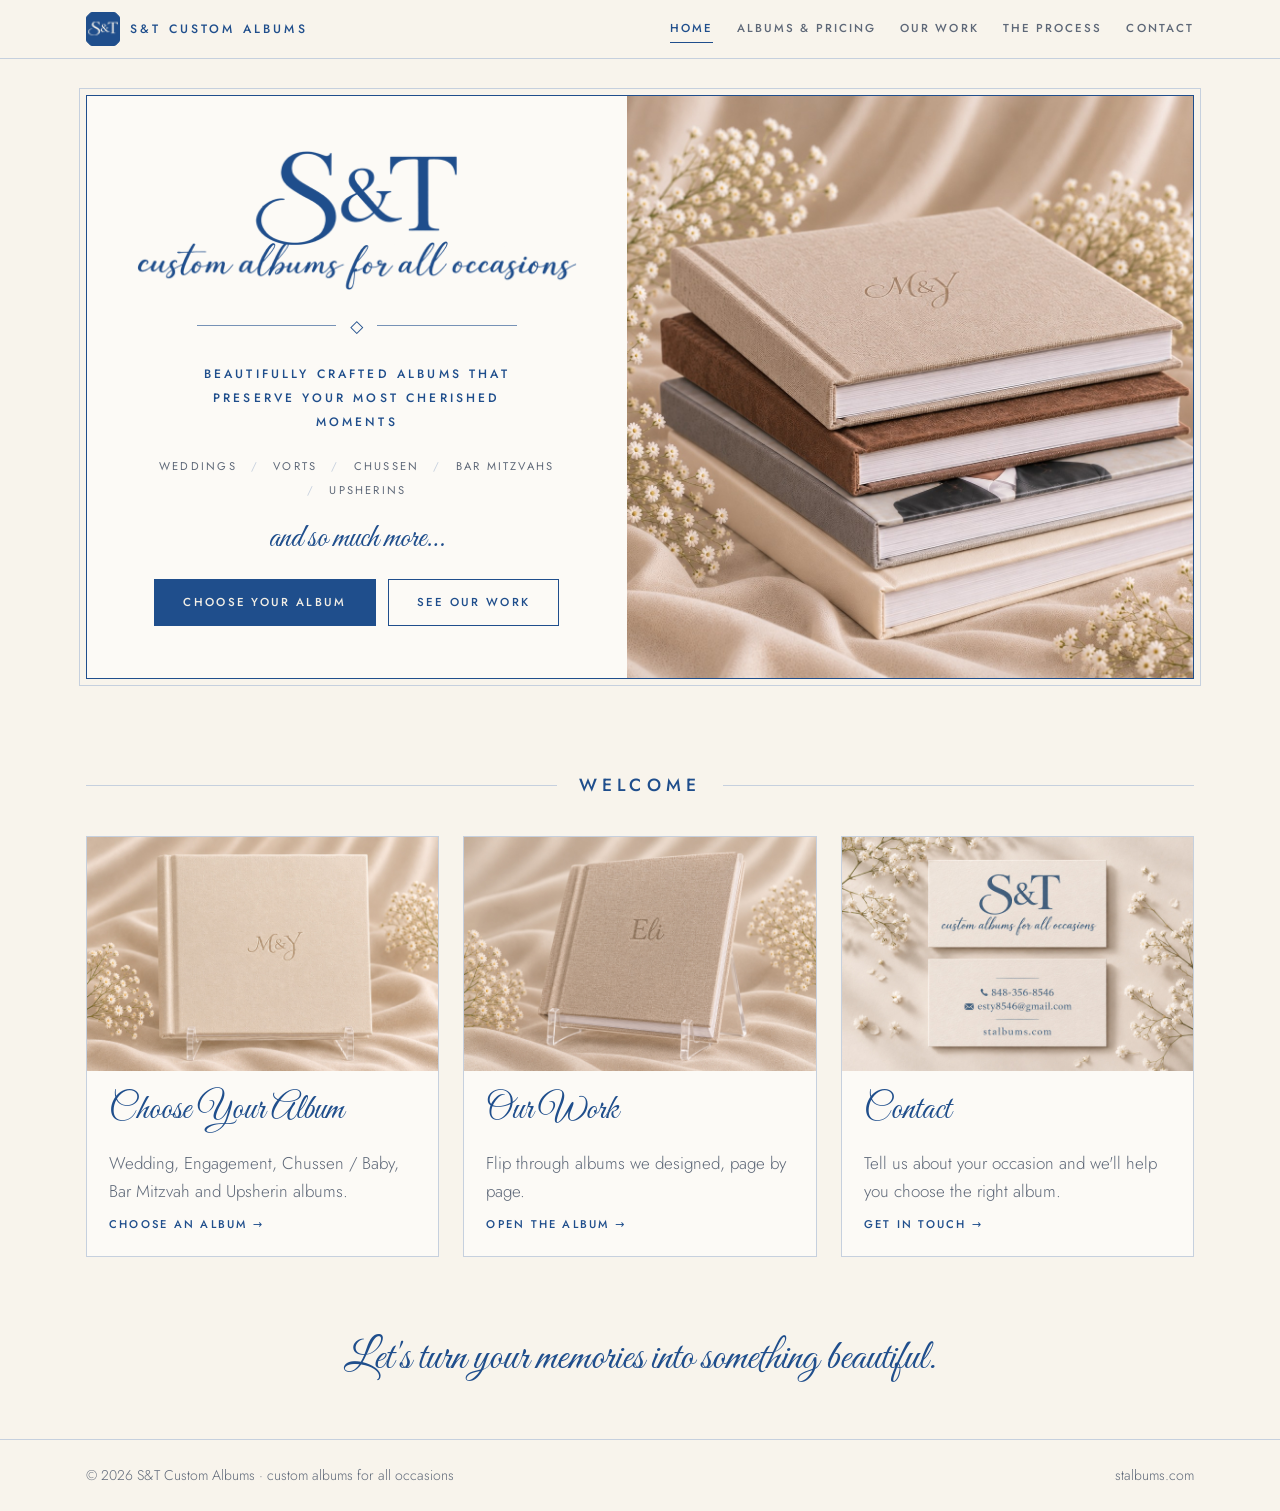
<file: index.html>
<!doctype html>
<html lang="en">
<head>
<meta charset="utf-8">
<meta name="viewport" content="width=device-width, initial-scale=1, viewport-fit=cover">
<meta name="claude:viewport-fit-sides" content="cover">
<title>S&amp;T Custom Albums</title>
<meta name="description" content="S&amp;T Custom Albums: custom photo albums for weddings, chussen, bar mitzvahs, upsherins, engagements and more.">
<link rel="icon" href="favicon.ico" sizes="any">
<link rel="icon" type="image/png" sizes="32x32" href="images/favicon-32.png">
<link rel="apple-touch-icon" href="images/apple-touch-icon.png">
<meta name="theme-color" content="#1f4e8c">
<link rel="preconnect" href="https://fonts.googleapis.com">
<link rel="stylesheet" href="https://fonts.googleapis.com/css2?family=Great+Vibes&family=Jost:wght@300;400;500&display=swap">
<link rel="stylesheet" href="styles.css?v=202611261633">
</head>
<body>
<nav class="top">
  <div class="wrap">
    <a class="mark" href="index.html" aria-label="S&amp;T Custom Albums home"><img src="images/favicon-32.png" alt="" width="34" height="34"><span class="caps">S&amp;T Custom Albums</span></a>
    <div class="links"><a href="index.html" aria-current="page">Home</a><a href="packages.html">Albums &amp; Pricing</a><a href="gallery.html">Our Work</a><a href="process.html">The Process</a><a href="contact.html">Contact</a></div>
  </div>
</nav>
<main>
<header class="hero">
  <div class="wrap">
    <div class="frame">
      <div class="hero-copy">
        <img class="logo" src="images/logo.png" alt="S&amp;T custom albums for all occasions" width="900" height="290">
        <div class="divider" aria-hidden="true">◇</div>
        <p class="caps tagline" data-k="homeTagline"></p>
        <div class="occasions"><span>Weddings</span><span>Vorts</span><span>Chussen</span><span>Bar Mitzvahs</span><span>Upsherins</span></div>
        <p class="script more">and so much more…</p>
        <div class="cta-row center"><a class="btn" href="packages.html">Choose your album</a><a class="btn ghost" href="gallery.html">See our work</a></div>
      </div>
      <div class="hero-img"><img src="images/hero.jpg" alt="A stack of custom albums in ivory, brown, blue velvet and a photo cover"></div>
    </div>
  </div>
</header>
<section>
  <div class="wrap">
    <div class="head"><h2>Welcome</h2></div>
    <div class="doors">
      <a class="door" href="packages.html"><div class="ph"><img src="images/wedding.jpg" alt="" loading="lazy"></div><h3>Choose Your Album</h3><p>Wedding, Engagement, Chussen / Baby, Bar Mitzvah and Upsherin albums.</p><span class="go">Choose an album →</span></a>
      <a class="door" href="gallery.html"><div class="ph"><img src="images/chussen-baby.jpg" alt="" loading="lazy"></div><h3>Our Work</h3><p>Flip through albums we designed, page by page.</p><span class="go">Open the album →</span></a>
      <a class="door" href="contact.html"><div class="ph"><img src="images/contact-card.jpg" alt="" loading="lazy"></div><h3>Contact</h3><p>Tell us about your occasion and we'll help you choose the right album.</p><span class="go">Get in touch →</span></a>
    </div>
  </div>
</section>
<div class="closing"><p class="script" data-k="closing"></p></div>
</main>
<footer>
  <div class="wrap"><span>© 2026 S&amp;T Custom Albums · custom albums for all occasions</span><span>stalbums.com</span></div>
</footer>
<script src="content.js?v=202611261633"></script>
<script src="site.js?v=202611261633"></script>
</body>
</html>
</file>
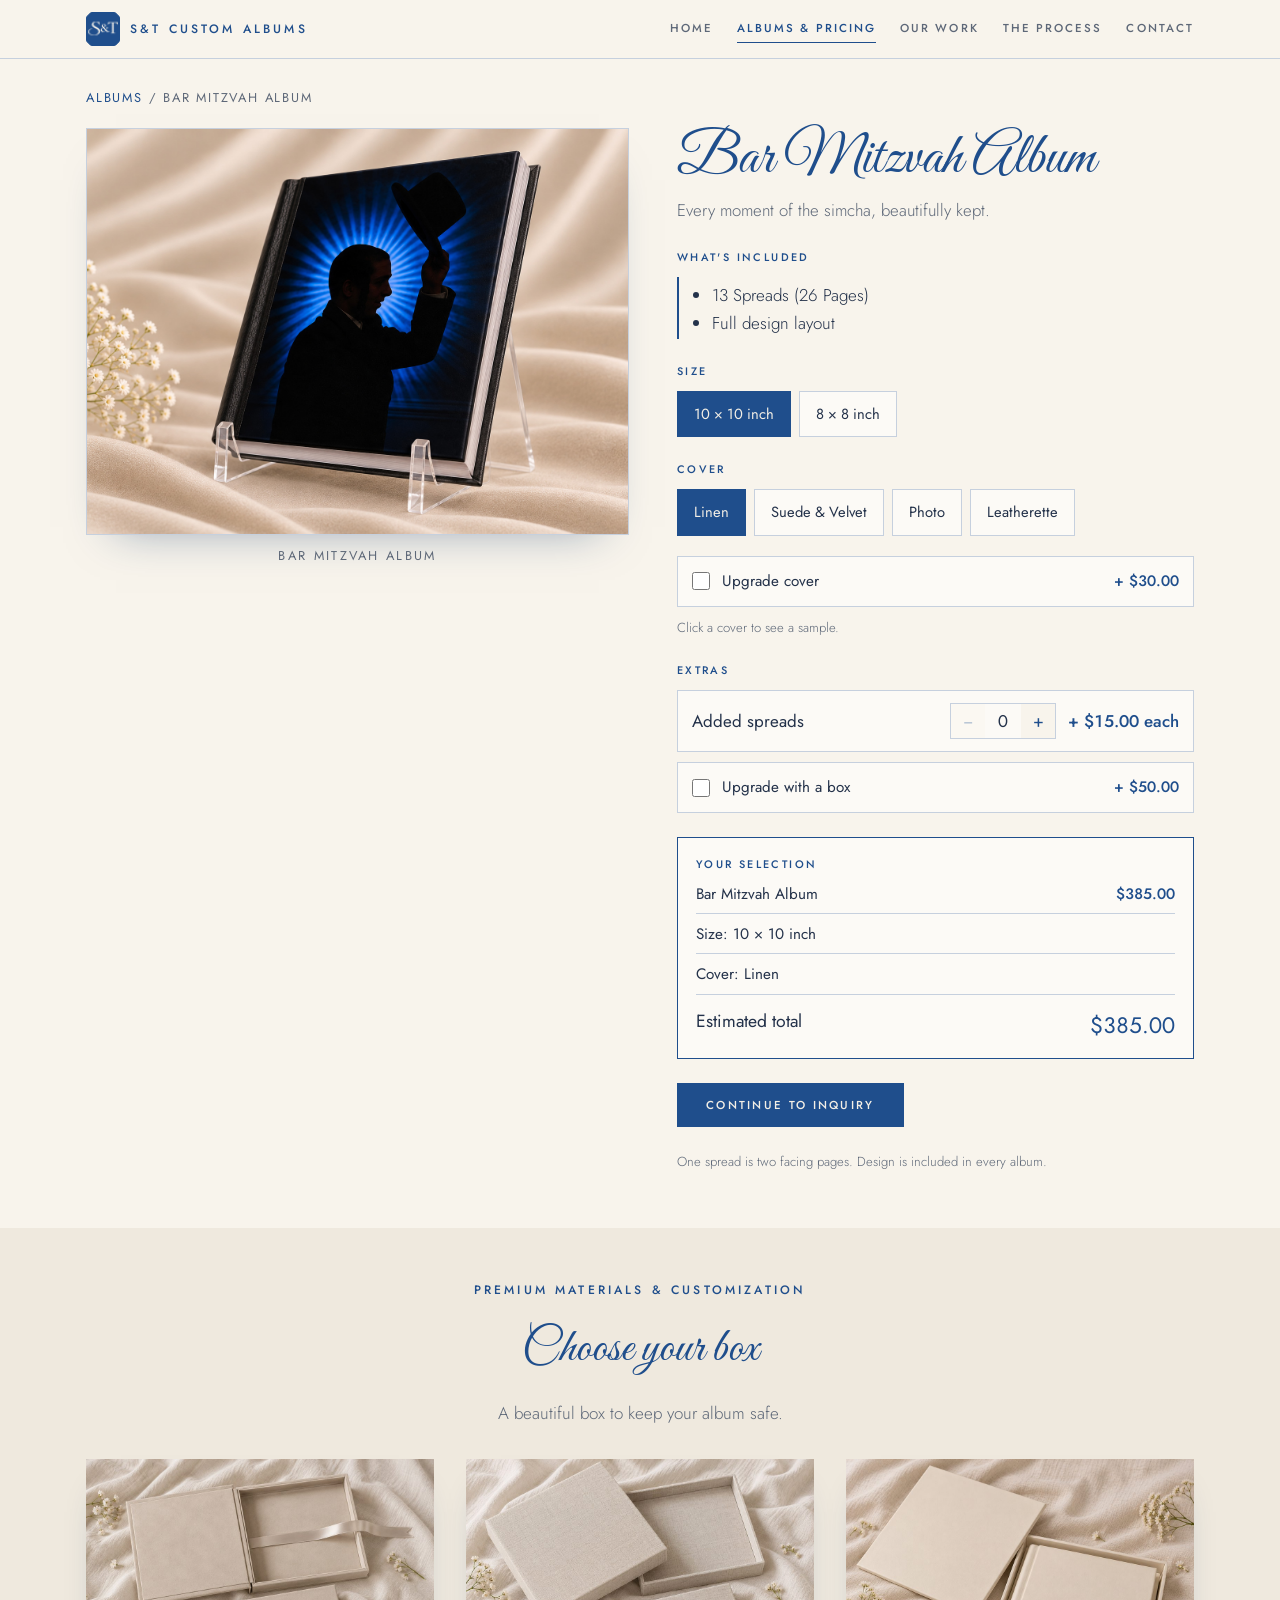
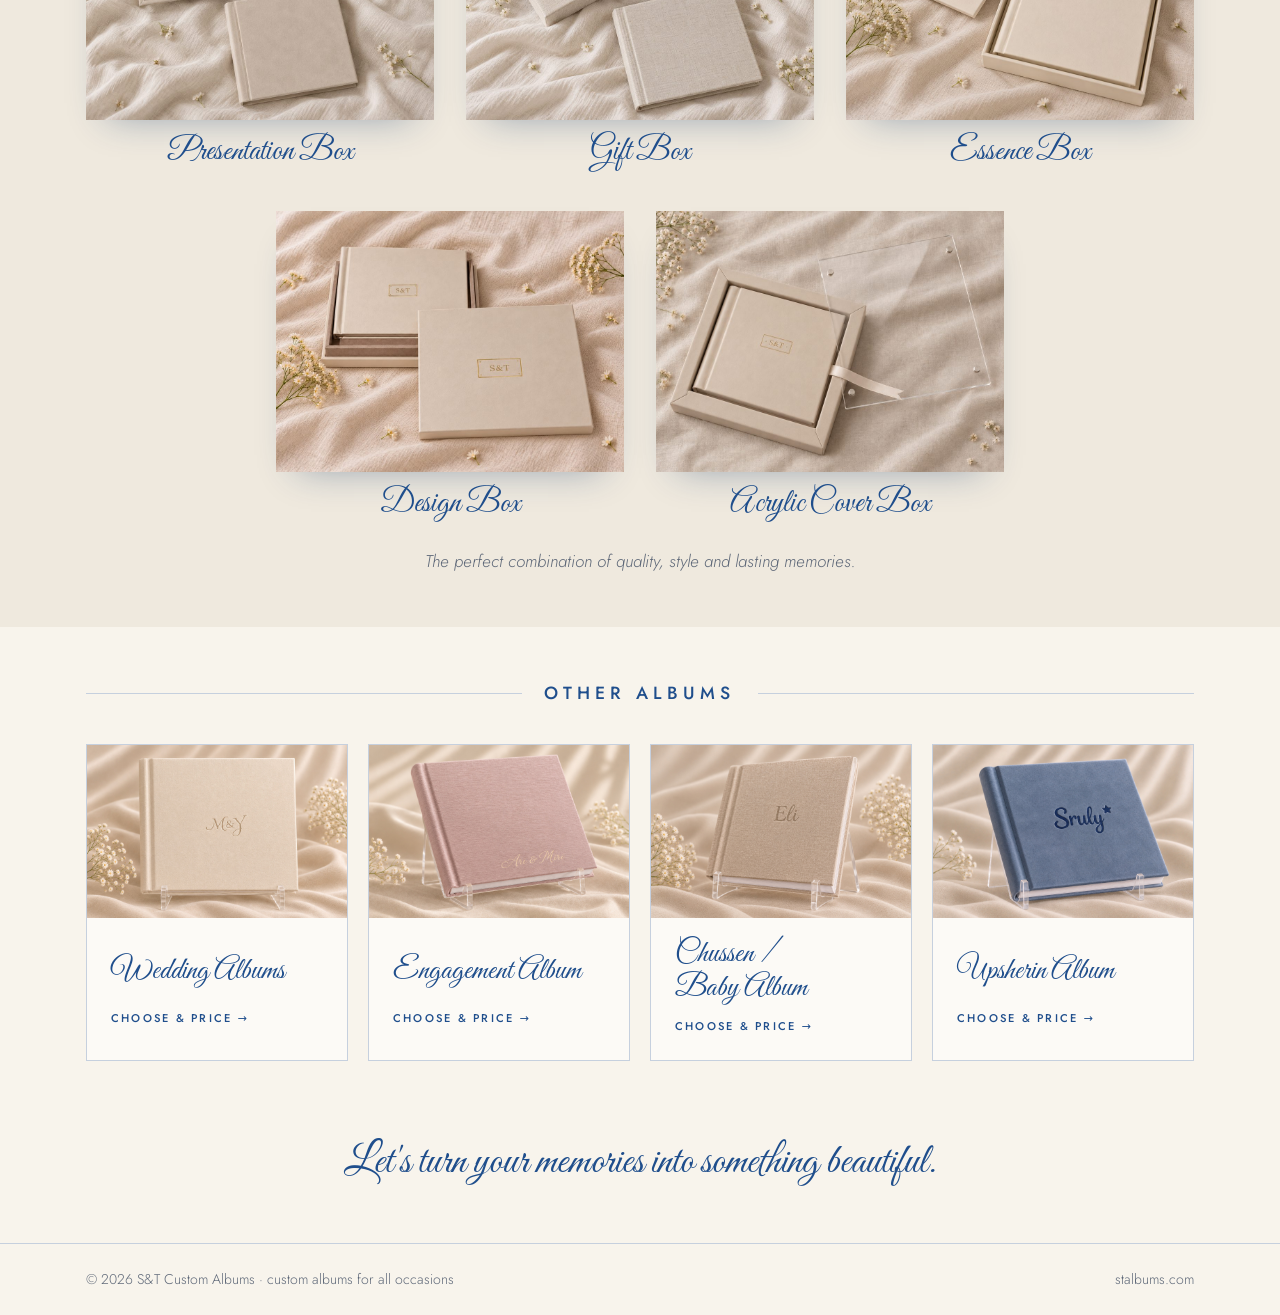
<file: bar-mitzvah.html>
<!doctype html>
<html lang="en">
<head>
<meta charset="utf-8">
<meta name="viewport" content="width=device-width, initial-scale=1, viewport-fit=cover">
<meta name="claude:viewport-fit-sides" content="cover">
<title>Bar Mitzvah Album · S&amp;T Custom Albums</title>
<meta name="description" content="S&amp;T Custom Albums: custom photo albums for weddings, chussen, bar mitzvahs, upsherins, engagements and more.">
<link rel="icon" href="favicon.ico" sizes="any">
<link rel="icon" type="image/png" sizes="32x32" href="images/favicon-32.png">
<link rel="apple-touch-icon" href="images/apple-touch-icon.png">
<meta name="theme-color" content="#1f4e8c">
<link rel="preconnect" href="https://fonts.googleapis.com">
<link rel="stylesheet" href="https://fonts.googleapis.com/css2?family=Great+Vibes&family=Jost:wght@300;400;500&display=swap">
<link rel="stylesheet" href="styles.css?v=202611261633">
</head>
<body>
<nav class="top">
  <div class="wrap">
    <a class="mark" href="index.html" aria-label="S&amp;T Custom Albums home"><img src="images/favicon-32.png" alt="" width="34" height="34"><span class="caps">S&amp;T Custom Albums</span></a>
    <div class="links"><a href="index.html">Home</a><a href="packages.html" aria-current="page">Albums &amp; Pricing</a><a href="gallery.html">Our Work</a><a href="process.html">The Process</a><a href="contact.html">Contact</a></div>
  </div>
</nav>
<main>
<div class="wrap"><p class="crumb"><a href="packages.html">Albums</a> / <span data-a="name">Bar Mitzvah Album</span></p></div>
<div class="wrap" data-builder="bar-mitzvah"></div>
<section class="band" id="materials">
  <div class="wrap">
    <div class="mat-head"><span class="caps">Premium Materials &amp; Customization</span><h2 data-k="boxesTitle"></h2><p data-k="boxesIntro"></p></div>
    <div class="boxes" data-boxes></div>
    <p class="mat-foot" data-k="boxesFooter"></p>
  </div>
</section>
<section>
  <div class="wrap"><div class="head"><h2>Other albums</h2></div><div class="others" data-cards data-exclude="bar-mitzvah"></div></div>
</section>
<div class="closing"><p class="script" data-k="closing"></p></div>
</main>
<footer>
  <div class="wrap"><span>© 2026 S&amp;T Custom Albums · custom albums for all occasions</span><span>stalbums.com</span></div>
</footer>
<script src="content.js?v=202611261633"></script>
<script src="site.js?v=202611261633"></script>
</body>
</html>
</file>
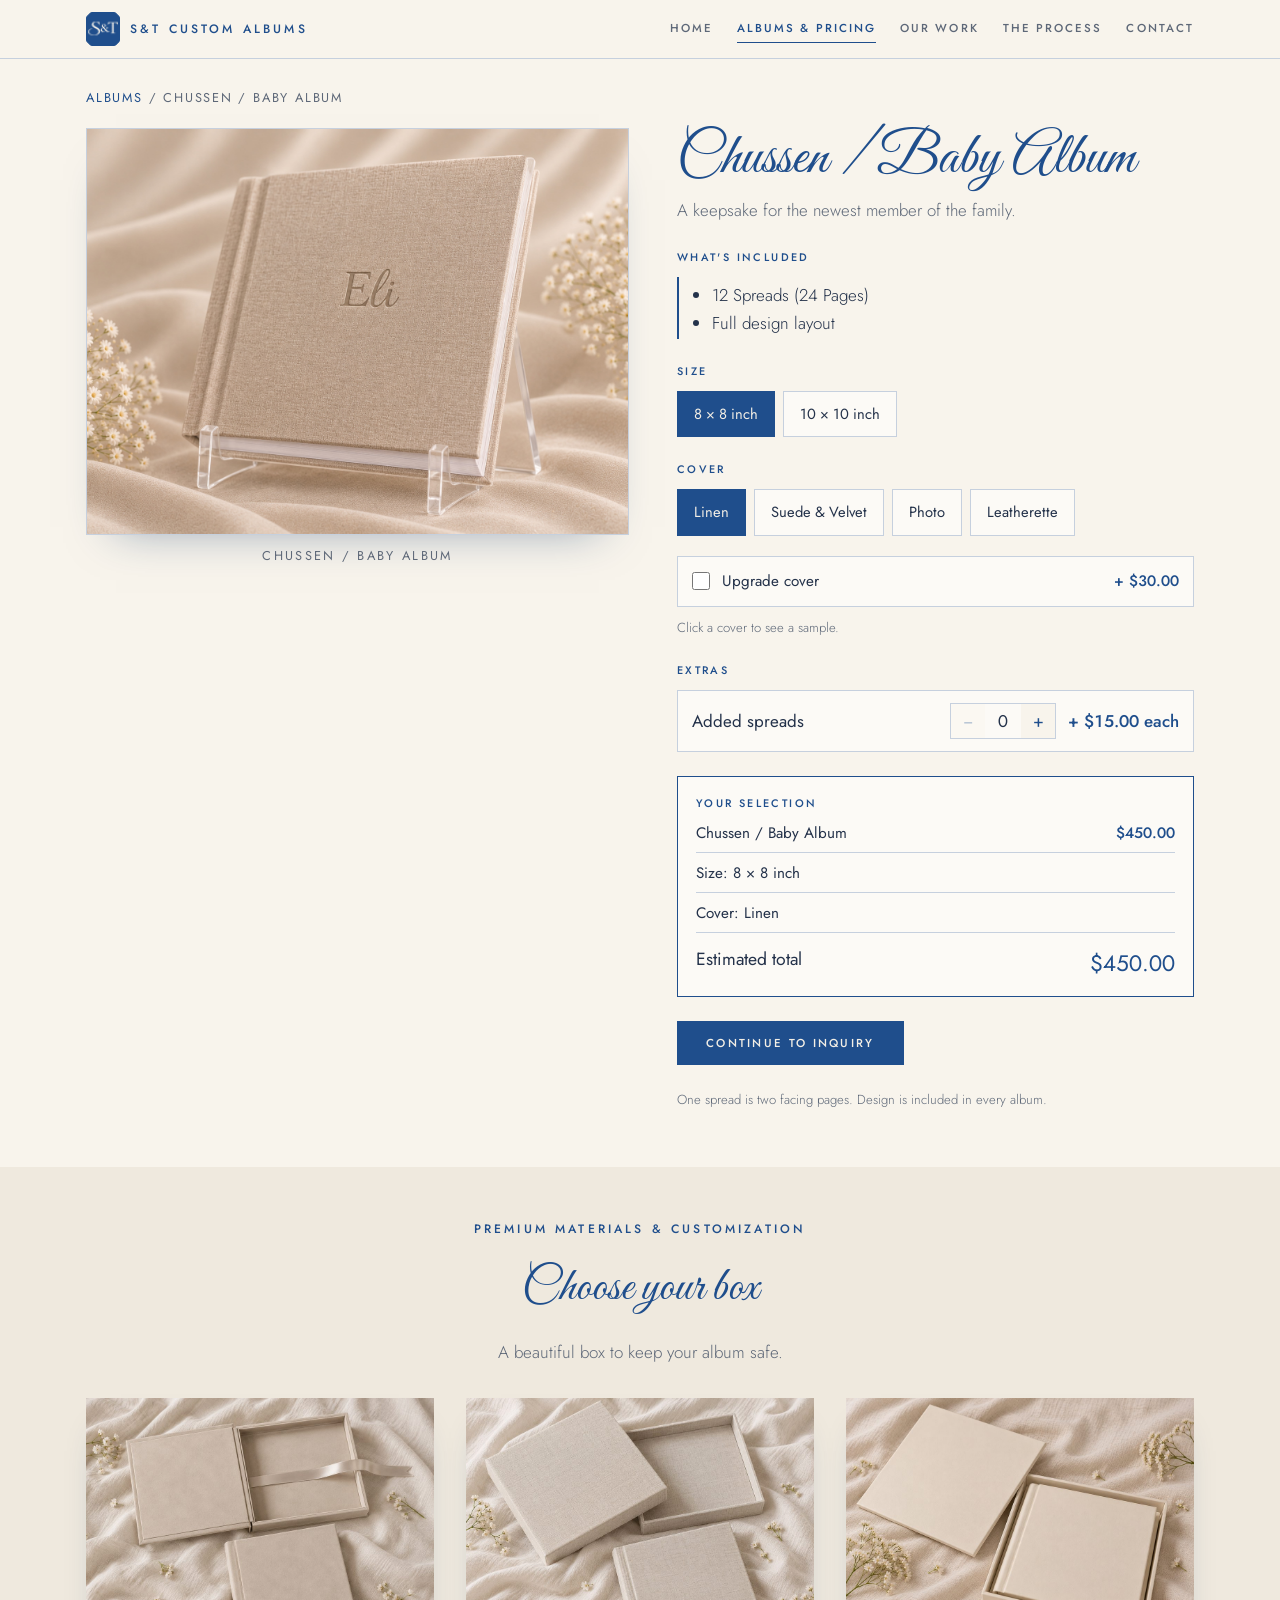
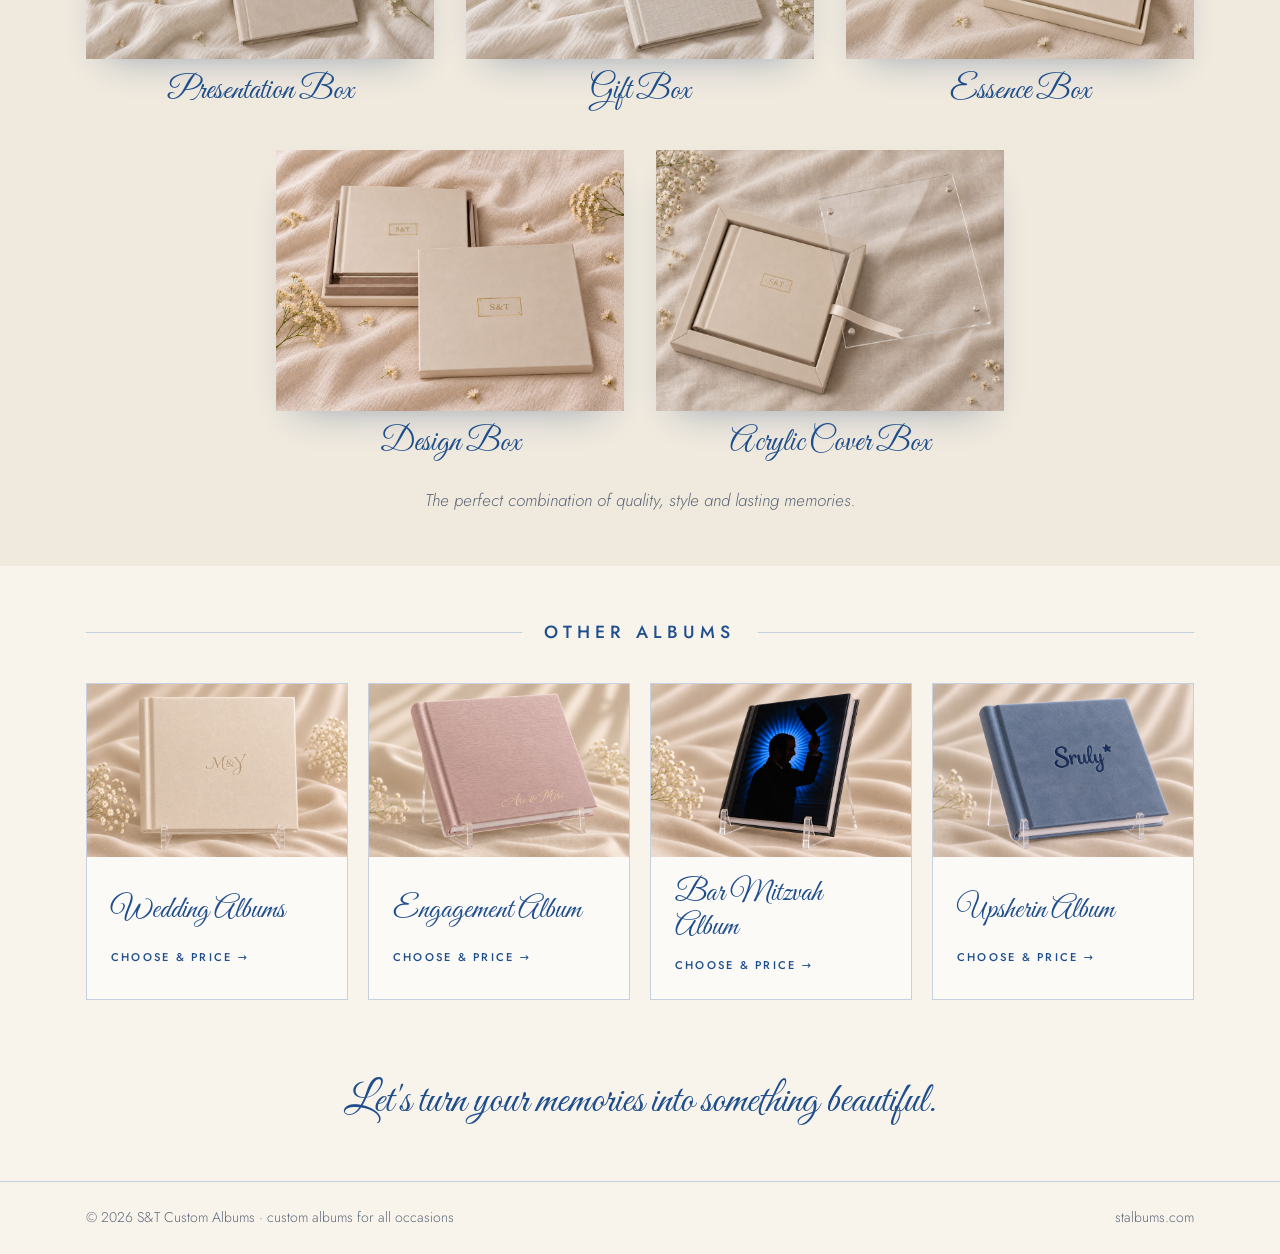
<file: chussen-baby.html>
<!doctype html>
<html lang="en">
<head>
<meta charset="utf-8">
<meta name="viewport" content="width=device-width, initial-scale=1, viewport-fit=cover">
<meta name="claude:viewport-fit-sides" content="cover">
<title>Chussen / Baby Album · S&amp;T Custom Albums</title>
<meta name="description" content="S&amp;T Custom Albums: custom photo albums for weddings, chussen, bar mitzvahs, upsherins, engagements and more.">
<link rel="icon" href="favicon.ico" sizes="any">
<link rel="icon" type="image/png" sizes="32x32" href="images/favicon-32.png">
<link rel="apple-touch-icon" href="images/apple-touch-icon.png">
<meta name="theme-color" content="#1f4e8c">
<link rel="preconnect" href="https://fonts.googleapis.com">
<link rel="stylesheet" href="https://fonts.googleapis.com/css2?family=Great+Vibes&family=Jost:wght@300;400;500&display=swap">
<link rel="stylesheet" href="styles.css?v=202611261633">
</head>
<body>
<nav class="top">
  <div class="wrap">
    <a class="mark" href="index.html" aria-label="S&amp;T Custom Albums home"><img src="images/favicon-32.png" alt="" width="34" height="34"><span class="caps">S&amp;T Custom Albums</span></a>
    <div class="links"><a href="index.html">Home</a><a href="packages.html" aria-current="page">Albums &amp; Pricing</a><a href="gallery.html">Our Work</a><a href="process.html">The Process</a><a href="contact.html">Contact</a></div>
  </div>
</nav>
<main>
<div class="wrap"><p class="crumb"><a href="packages.html">Albums</a> / <span data-a="name">Chussen / Baby Album</span></p></div>
<div class="wrap" data-builder="chussen-baby"></div>
<section class="band" id="materials">
  <div class="wrap">
    <div class="mat-head"><span class="caps">Premium Materials &amp; Customization</span><h2 data-k="boxesTitle"></h2><p data-k="boxesIntro"></p></div>
    <div class="boxes" data-boxes></div>
    <p class="mat-foot" data-k="boxesFooter"></p>
  </div>
</section>
<section>
  <div class="wrap"><div class="head"><h2>Other albums</h2></div><div class="others" data-cards data-exclude="chussen-baby"></div></div>
</section>
<div class="closing"><p class="script" data-k="closing"></p></div>
</main>
<footer>
  <div class="wrap"><span>© 2026 S&amp;T Custom Albums · custom albums for all occasions</span><span>stalbums.com</span></div>
</footer>
<script src="content.js?v=202611261633"></script>
<script src="site.js?v=202611261633"></script>
</body>
</html>
</file>
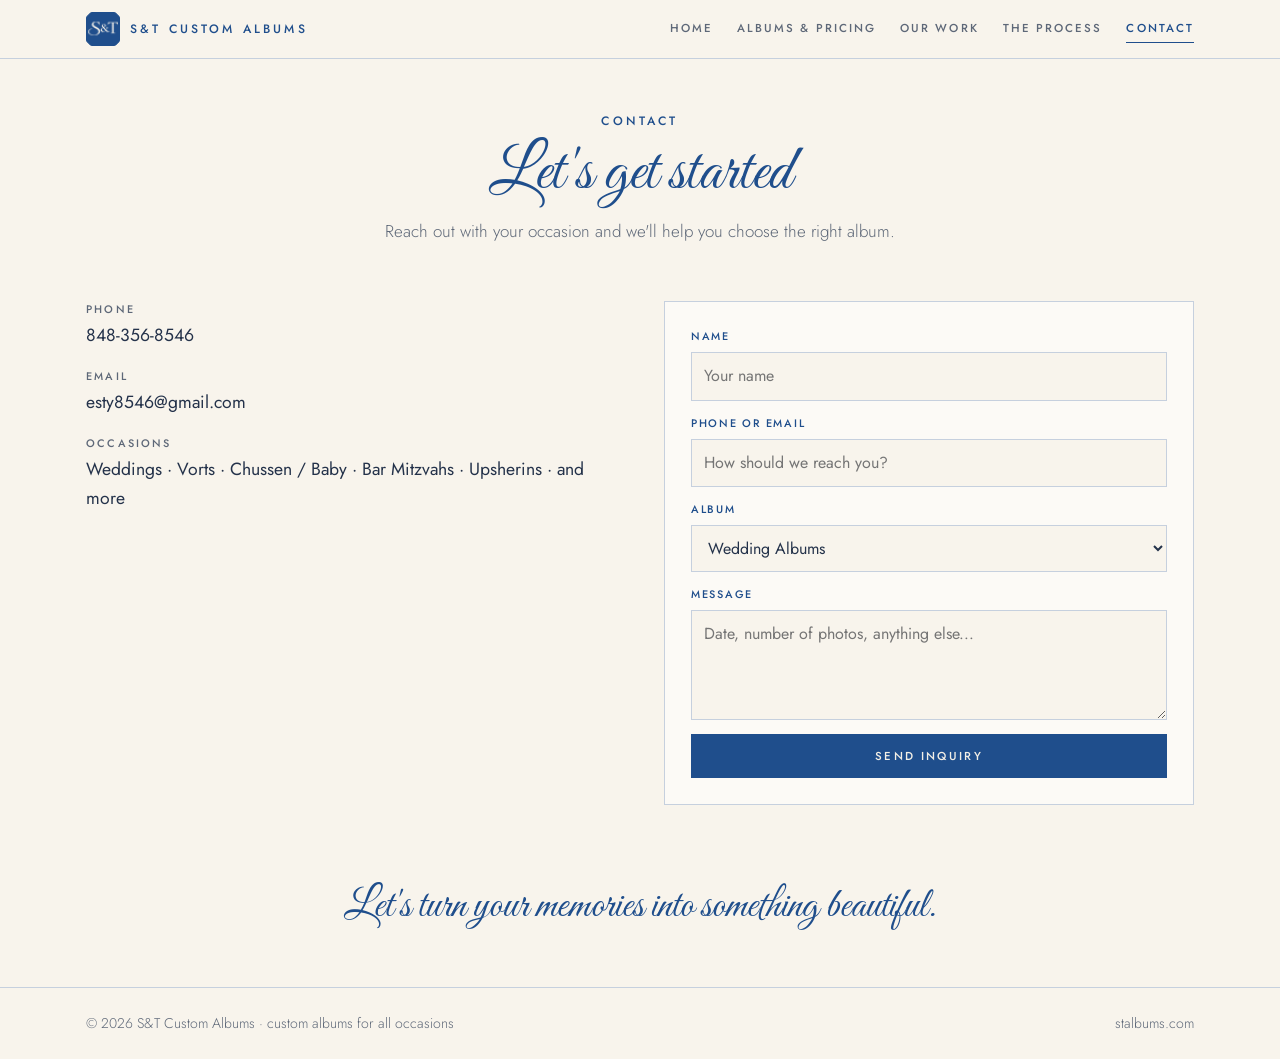
<file: contact.html>
<!doctype html>
<html lang="en">
<head>
<meta charset="utf-8">
<meta name="viewport" content="width=device-width, initial-scale=1, viewport-fit=cover">
<meta name="claude:viewport-fit-sides" content="cover">
<title>Contact · S&amp;T Custom Albums</title>
<meta name="description" content="S&amp;T Custom Albums: custom photo albums for weddings, chussen, bar mitzvahs, upsherins, engagements and more.">
<link rel="icon" href="favicon.ico" sizes="any">
<link rel="icon" type="image/png" sizes="32x32" href="images/favicon-32.png">
<link rel="apple-touch-icon" href="images/apple-touch-icon.png">
<meta name="theme-color" content="#1f4e8c">
<link rel="preconnect" href="https://fonts.googleapis.com">
<link rel="stylesheet" href="https://fonts.googleapis.com/css2?family=Great+Vibes&family=Jost:wght@300;400;500&display=swap">
<link rel="stylesheet" href="styles.css?v=202611261633">
</head>
<body>
<nav class="top">
  <div class="wrap">
    <a class="mark" href="index.html" aria-label="S&amp;T Custom Albums home"><img src="images/favicon-32.png" alt="" width="34" height="34"><span class="caps">S&amp;T Custom Albums</span></a>
    <div class="links"><a href="index.html">Home</a><a href="packages.html">Albums &amp; Pricing</a><a href="gallery.html">Our Work</a><a href="process.html">The Process</a><a href="contact.html" aria-current="page">Contact</a></div>
  </div>
</nav>
<main>
<div class="page-head wrap"><span class="caps">Contact</span><h1 class="script">Let&#39;s get started</h1><p data-k="contactIntro"></p></div>
<section>
  <div class="wrap contact-grid">
    <div class="info">
      <div class="order" data-order hidden>
        <span class="k">Your selection</span>
        <div class="order-lines"></div>
        <div class="order-actions"><a class="order-edit" href="packages.html">Change selection</a><button type="button" class="order-clear">✕ Remove selection</button></div>
      </div>
      <div class="row"><span>Phone</span><b data-k="phone"></b></div>
      <div class="row"><span>Email</span><b data-k="email"></b></div>
      <div class="row"><span>Occasions</span><b>Weddings · Vorts · Chussen / Baby · Bar Mitzvahs · Upsherins · and more</b></div>
    </div>
    <form id="inq" name="inquiry" method="POST" action="https://formsubmit.co/esty8546@gmail.com">
      <input type="hidden" name="_subject" value="New album inquiry - S&amp;T Custom Albums">
      <input type="hidden" name="_next" value="https://stalbums.com/thanks.html">
      <input type="hidden" name="_template" value="table">
      <input type="hidden" name="_captcha" value="false">
      <p class="hp"><label>Leave empty<input name="_honey" tabindex="-1" autocomplete="off"></label></p>
      <label for="f-name">Name<input id="f-name" name="name" required placeholder="Your name"></label>
      <label for="f-contact">Phone or email<input id="f-contact" name="contact" required placeholder="How should we reach you?"></label>
      <label for="f-type">Album<select id="f-type" name="album" data-album-options><option value="wedding">Wedding Albums</option><option value="engagement">Engagement Album</option><option value="chussen-baby">Chussen / Baby Album</option><option value="bar-mitzvah">Bar Mitzvah Album</option><option value="upsherin">Upsherin Album</option><option value="other">Other</option></select></label>
      <label for="f-selection" id="sel-wrap" hidden>Your selection<textarea id="f-selection" name="selection" readonly placeholder="Choose an album under Albums &amp; Pricing and your selection will show here."></textarea></label>
      <label for="f-msg">Message<textarea id="f-msg" name="message" placeholder="Date, number of photos, anything else..."></textarea></label>
      <button class="btn" type="submit">Send inquiry</button>
      <p class="sent" id="sent" hidden>Thank you! We'll be in touch soon.</p>
    </form>
  </div>
</section>
<script>
document.getElementById('inq').addEventListener('submit',function(e){
  if(/claude|localhost/.test(location.hostname)||location.protocol==='file:'){e.preventDefault();document.getElementById('sent').hidden=false;}
});
</script>
<div class="closing"><p class="script" data-k="closing"></p></div>
</main>
<footer>
  <div class="wrap"><span>© 2026 S&amp;T Custom Albums · custom albums for all occasions</span><span>stalbums.com</span></div>
</footer>
<script src="content.js?v=202611261633"></script>
<script src="site.js?v=202611261633"></script>
</body>
</html>
</file>
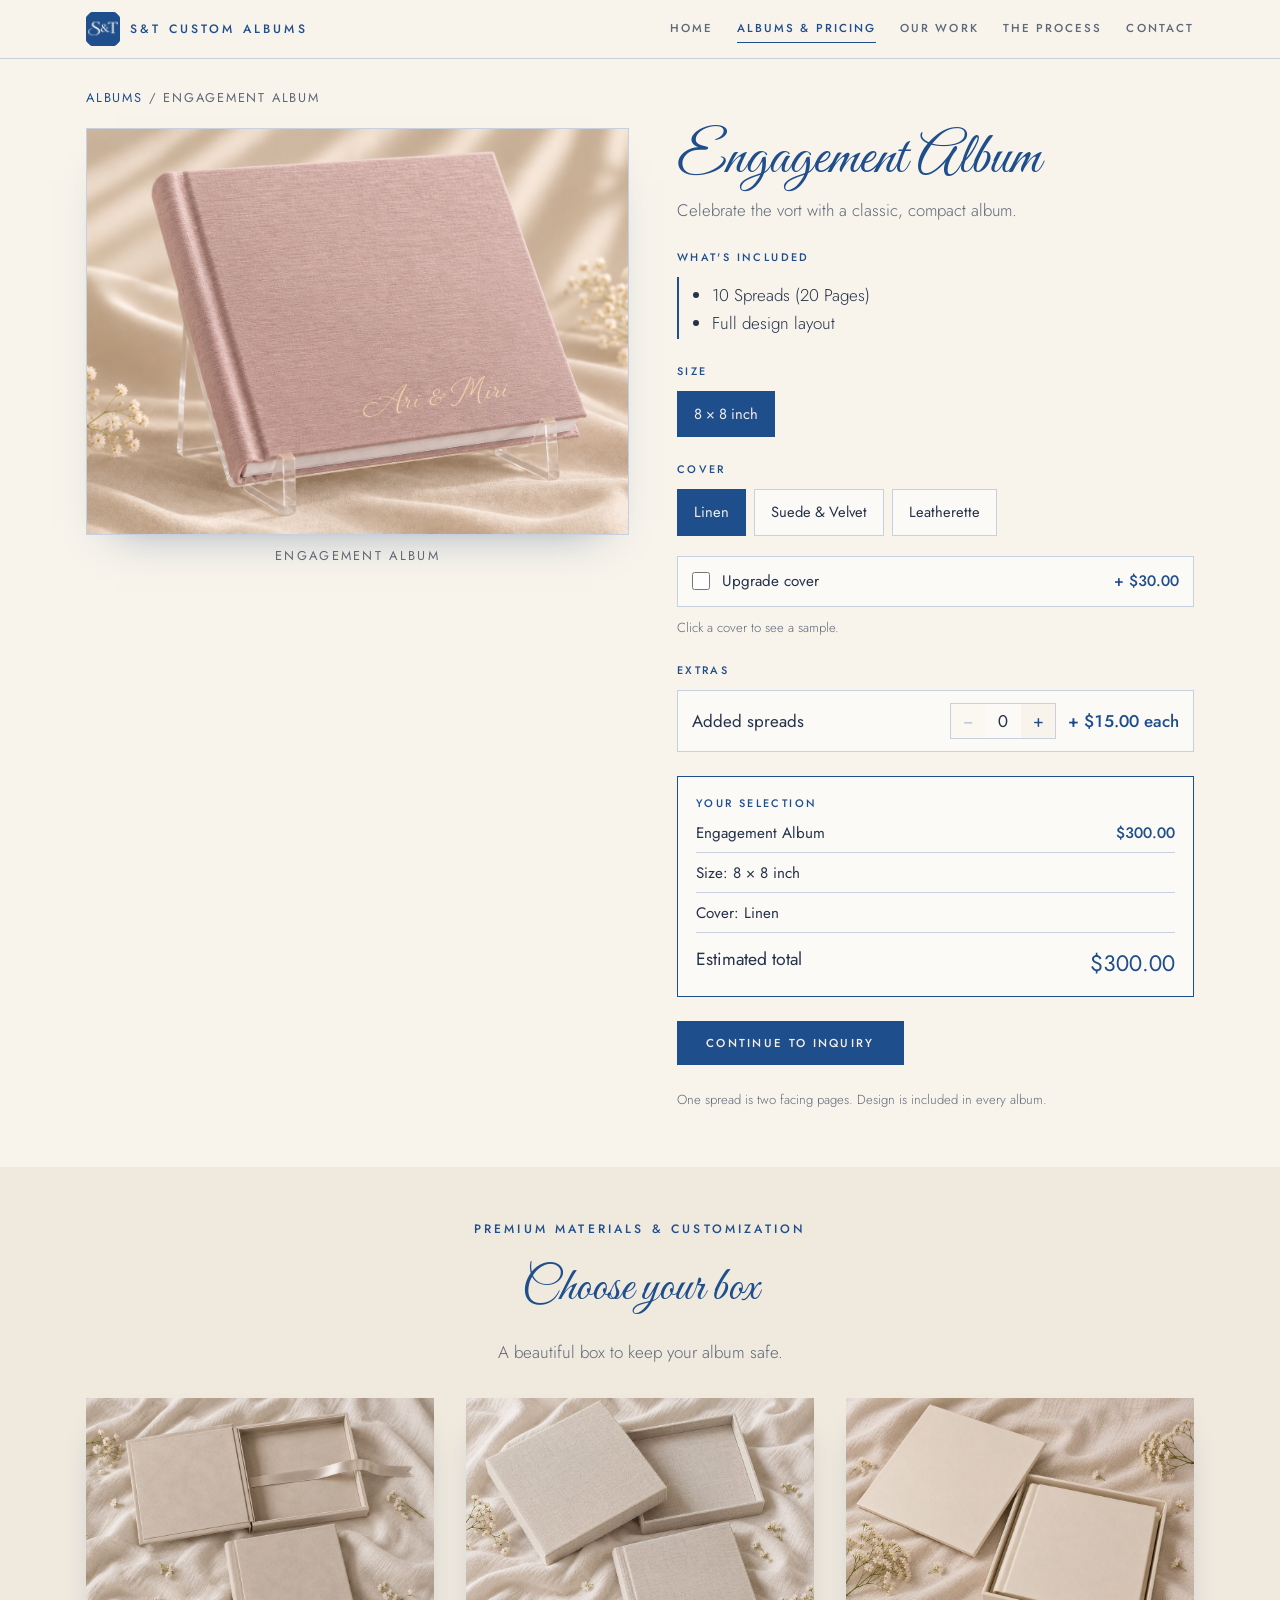
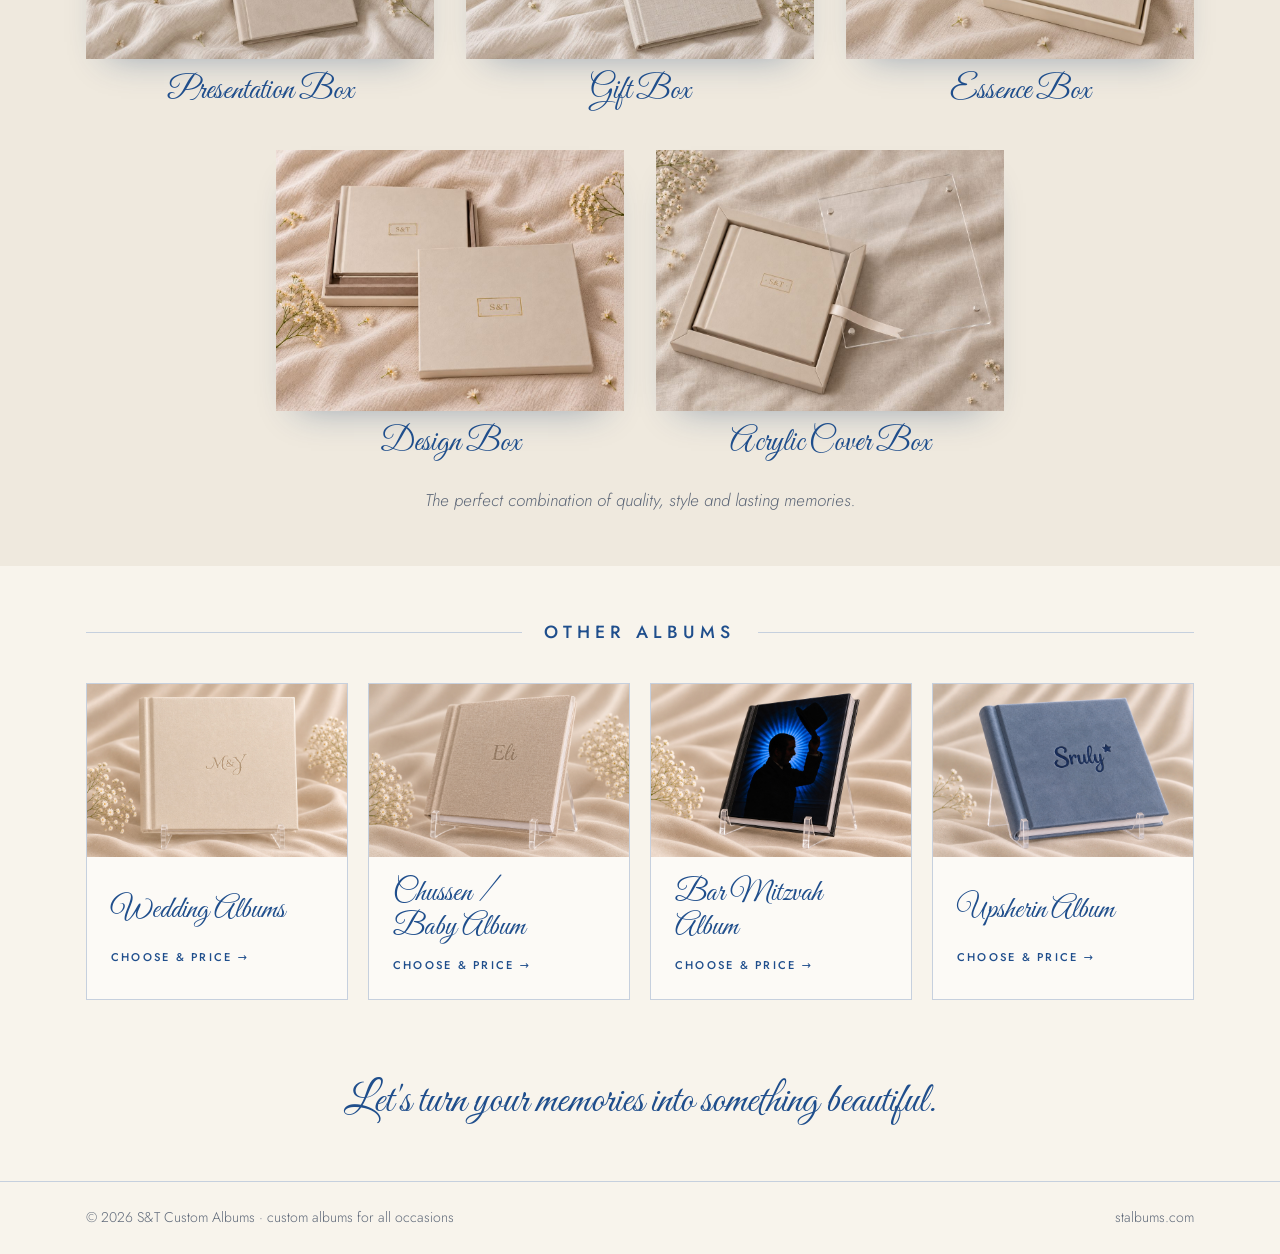
<file: engagement.html>
<!doctype html>
<html lang="en">
<head>
<meta charset="utf-8">
<meta name="viewport" content="width=device-width, initial-scale=1, viewport-fit=cover">
<meta name="claude:viewport-fit-sides" content="cover">
<title>Engagement Album · S&amp;T Custom Albums</title>
<meta name="description" content="S&amp;T Custom Albums: custom photo albums for weddings, chussen, bar mitzvahs, upsherins, engagements and more.">
<link rel="icon" href="favicon.ico" sizes="any">
<link rel="icon" type="image/png" sizes="32x32" href="images/favicon-32.png">
<link rel="apple-touch-icon" href="images/apple-touch-icon.png">
<meta name="theme-color" content="#1f4e8c">
<link rel="preconnect" href="https://fonts.googleapis.com">
<link rel="stylesheet" href="https://fonts.googleapis.com/css2?family=Great+Vibes&family=Jost:wght@300;400;500&display=swap">
<link rel="stylesheet" href="styles.css?v=202611261633">
</head>
<body>
<nav class="top">
  <div class="wrap">
    <a class="mark" href="index.html" aria-label="S&amp;T Custom Albums home"><img src="images/favicon-32.png" alt="" width="34" height="34"><span class="caps">S&amp;T Custom Albums</span></a>
    <div class="links"><a href="index.html">Home</a><a href="packages.html" aria-current="page">Albums &amp; Pricing</a><a href="gallery.html">Our Work</a><a href="process.html">The Process</a><a href="contact.html">Contact</a></div>
  </div>
</nav>
<main>
<div class="wrap"><p class="crumb"><a href="packages.html">Albums</a> / <span data-a="name">Engagement Album</span></p></div>
<div class="wrap" data-builder="engagement"></div>
<section class="band" id="materials">
  <div class="wrap">
    <div class="mat-head"><span class="caps">Premium Materials &amp; Customization</span><h2 data-k="boxesTitle"></h2><p data-k="boxesIntro"></p></div>
    <div class="boxes" data-boxes></div>
    <p class="mat-foot" data-k="boxesFooter"></p>
  </div>
</section>
<section>
  <div class="wrap"><div class="head"><h2>Other albums</h2></div><div class="others" data-cards data-exclude="engagement"></div></div>
</section>
<div class="closing"><p class="script" data-k="closing"></p></div>
</main>
<footer>
  <div class="wrap"><span>© 2026 S&amp;T Custom Albums · custom albums for all occasions</span><span>stalbums.com</span></div>
</footer>
<script src="content.js?v=202611261633"></script>
<script src="site.js?v=202611261633"></script>
</body>
</html>
</file>
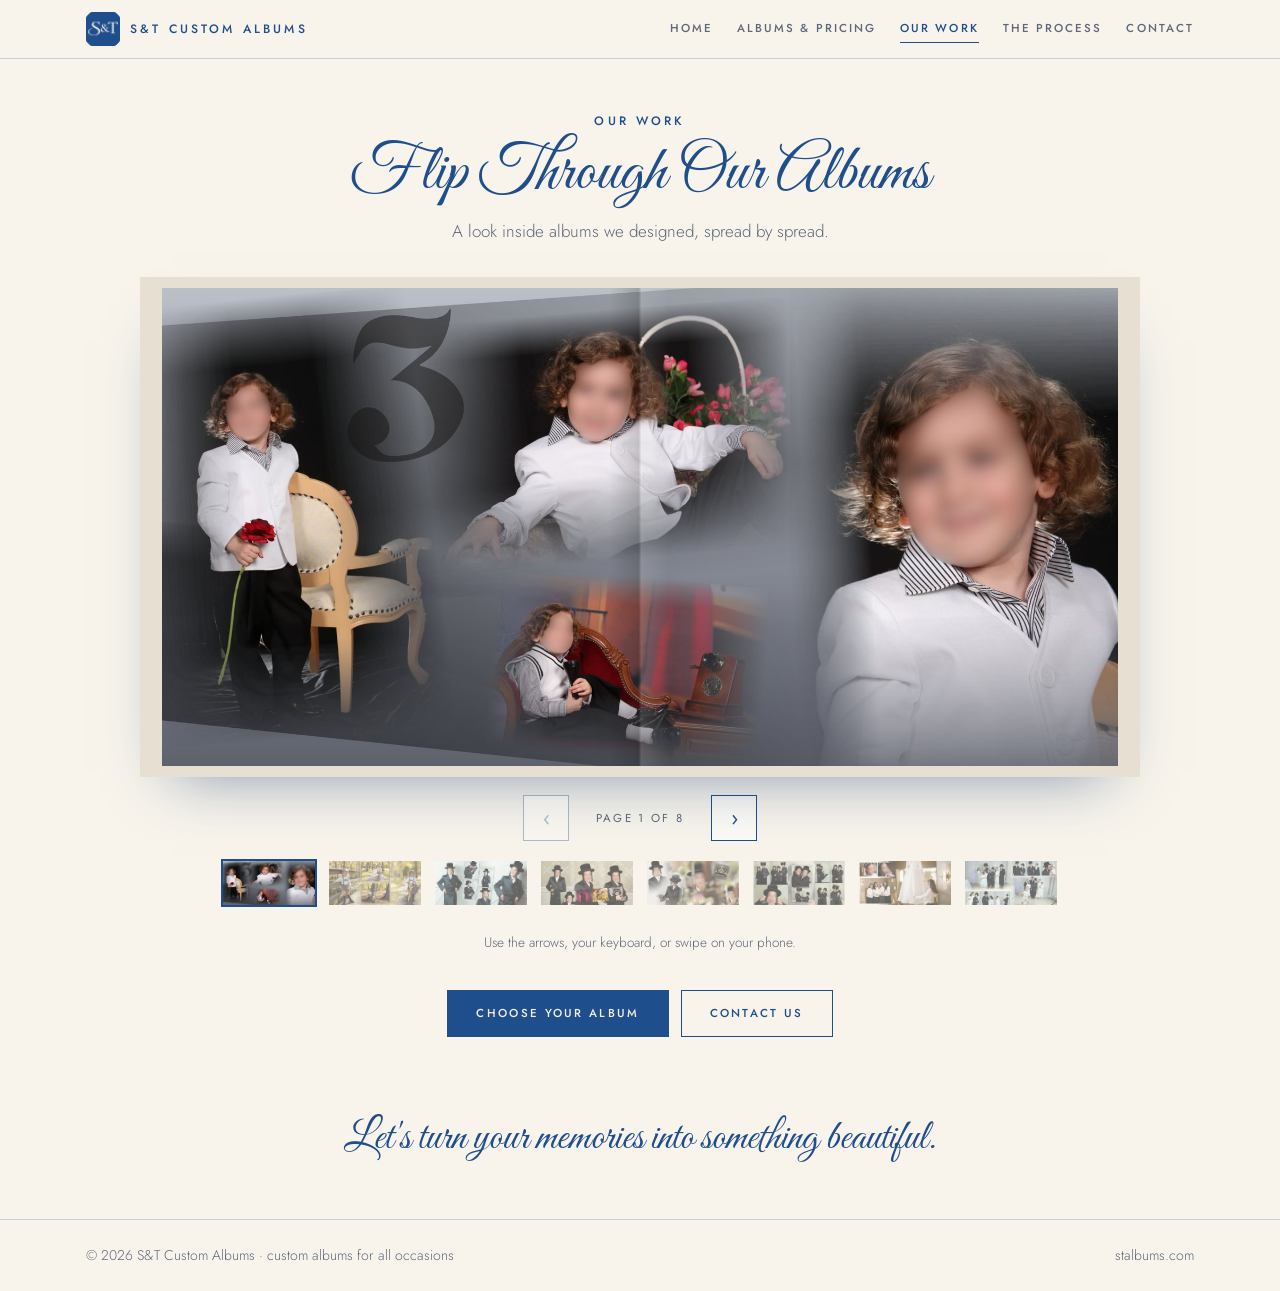
<file: gallery.html>
<!doctype html>
<html lang="en">
<head>
<meta charset="utf-8">
<meta name="viewport" content="width=device-width, initial-scale=1, viewport-fit=cover">
<meta name="claude:viewport-fit-sides" content="cover">
<title>Our Work · S&amp;T Custom Albums</title>
<meta name="description" content="S&amp;T Custom Albums: custom photo albums for weddings, chussen, bar mitzvahs, upsherins, engagements and more.">
<link rel="icon" href="favicon.ico" sizes="any">
<link rel="icon" type="image/png" sizes="32x32" href="images/favicon-32.png">
<link rel="apple-touch-icon" href="images/apple-touch-icon.png">
<meta name="theme-color" content="#1f4e8c">
<link rel="preconnect" href="https://fonts.googleapis.com">
<link rel="stylesheet" href="https://fonts.googleapis.com/css2?family=Great+Vibes&family=Jost:wght@300;400;500&display=swap">
<link rel="stylesheet" href="styles.css?v=202611261745">
</head>
<body>
<nav class="top">
  <div class="wrap">
    <a class="mark" href="index.html" aria-label="S&amp;T Custom Albums home"><img src="images/favicon-32.png" alt="" width="34" height="34"><span class="caps">S&amp;T Custom Albums</span></a>
    <div class="links"><a href="index.html">Home</a><a href="packages.html">Albums &amp; Pricing</a><a href="gallery.html" aria-current="page">Our Work</a><a href="process.html">The Process</a><a href="contact.html">Contact</a></div>
  </div>
</nav>
<main>
<div class="page-head wrap"><span class="caps">Our work</span><h1 class="script">Flip Through Our Albums</h1><p data-k="galleryIntro"></p></div>
<section style="padding-top:28px">
  <div class="wrap">
    <div class="book" data-book>
      <div class="book-stage" aria-live="polite"></div>
      <div class="book-nav">
        <button class="pg-btn prev" type="button" aria-label="Previous page">‹</button>
        <span class="pg-count"></span>
        <button class="pg-btn next" type="button" aria-label="Next page">›</button>
      </div>
      <div class="thumbs"></div>
      <p class="book-hint">Use the arrows, your keyboard, or swipe on your phone.</p>
    </div>
    <div class="cta-row center" style="margin-top:36px"><a class="btn" href="packages.html">Choose your album</a><a class="btn ghost" href="contact.html">Contact us</a></div>
  </div>
</section>
<div class="closing"><p class="script" data-k="closing"></p></div>
</main>
<footer>
  <div class="wrap"><span>© 2026 S&amp;T Custom Albums · custom albums for all occasions</span><span>stalbums.com</span></div>
</footer>
<script src="content.js?v=202611261745"></script>
<script src="site.js?v=202611261745"></script>
</body>
</html>
</file>
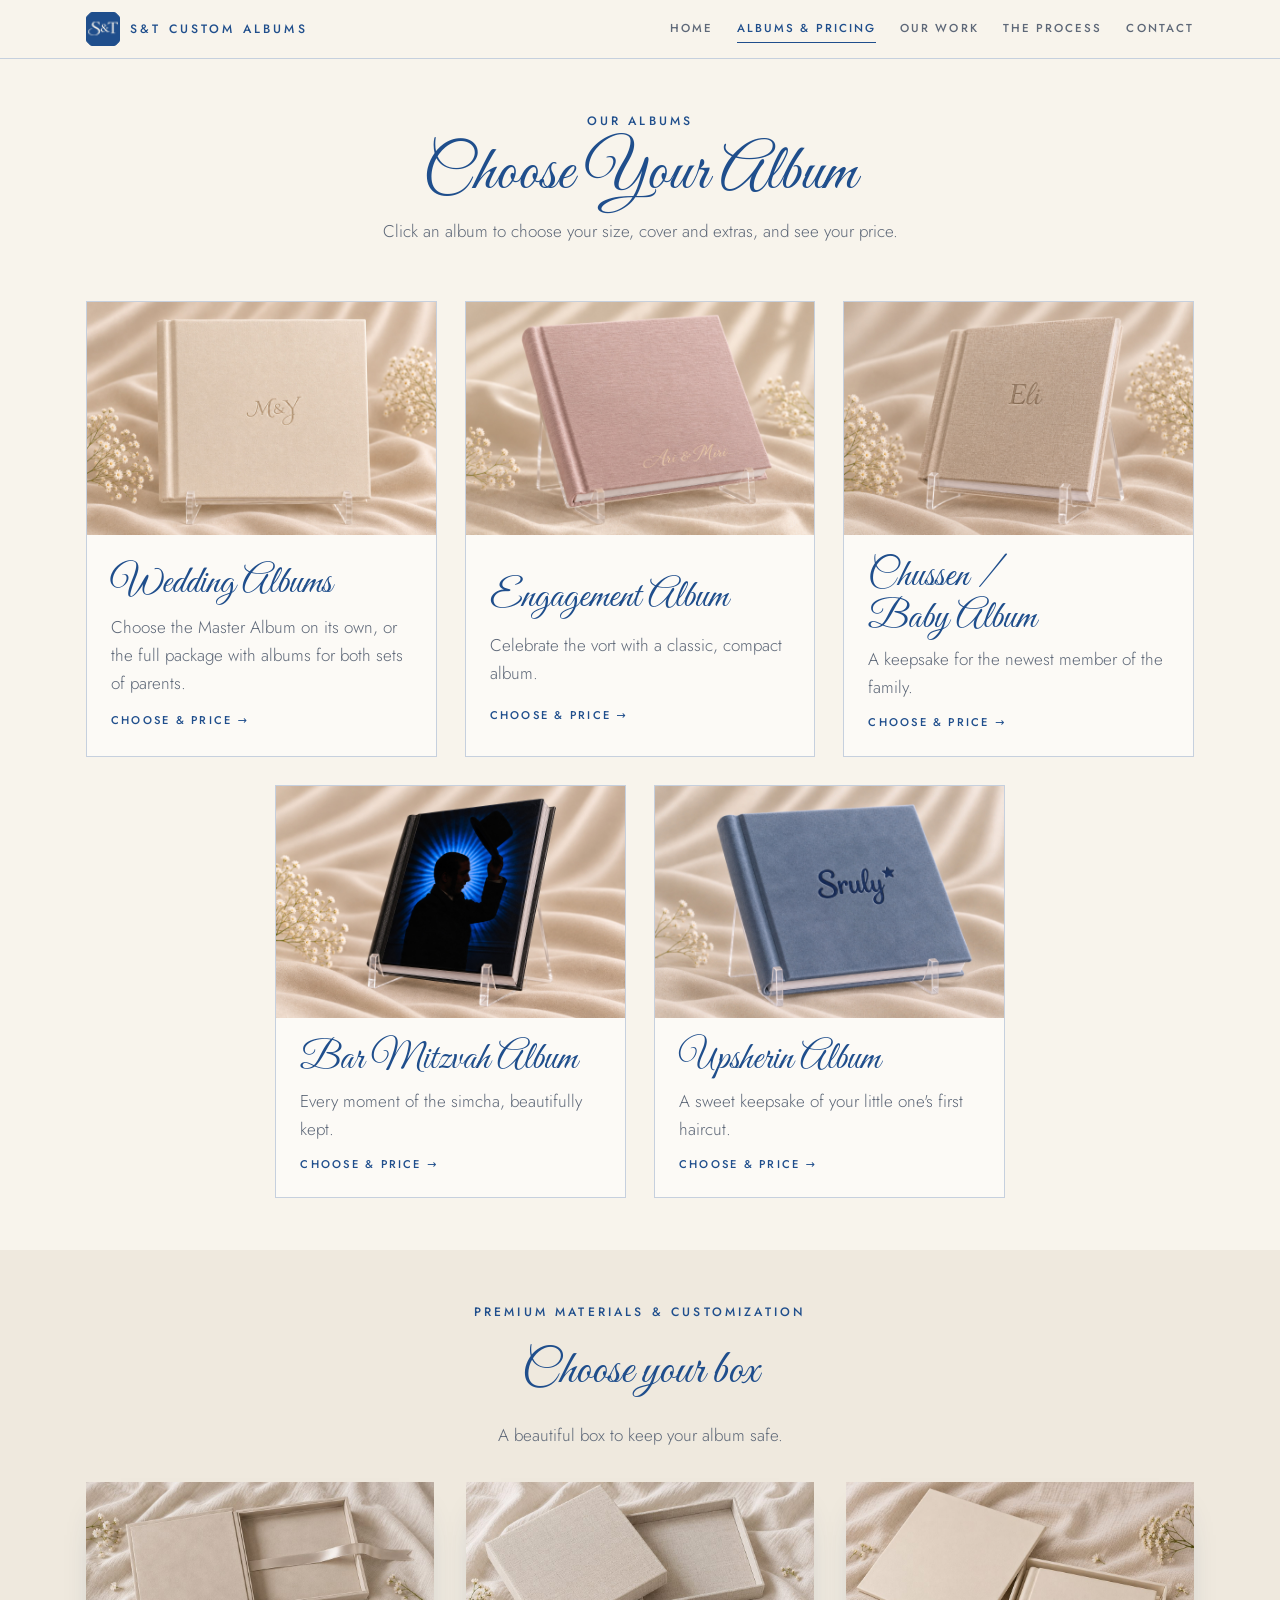
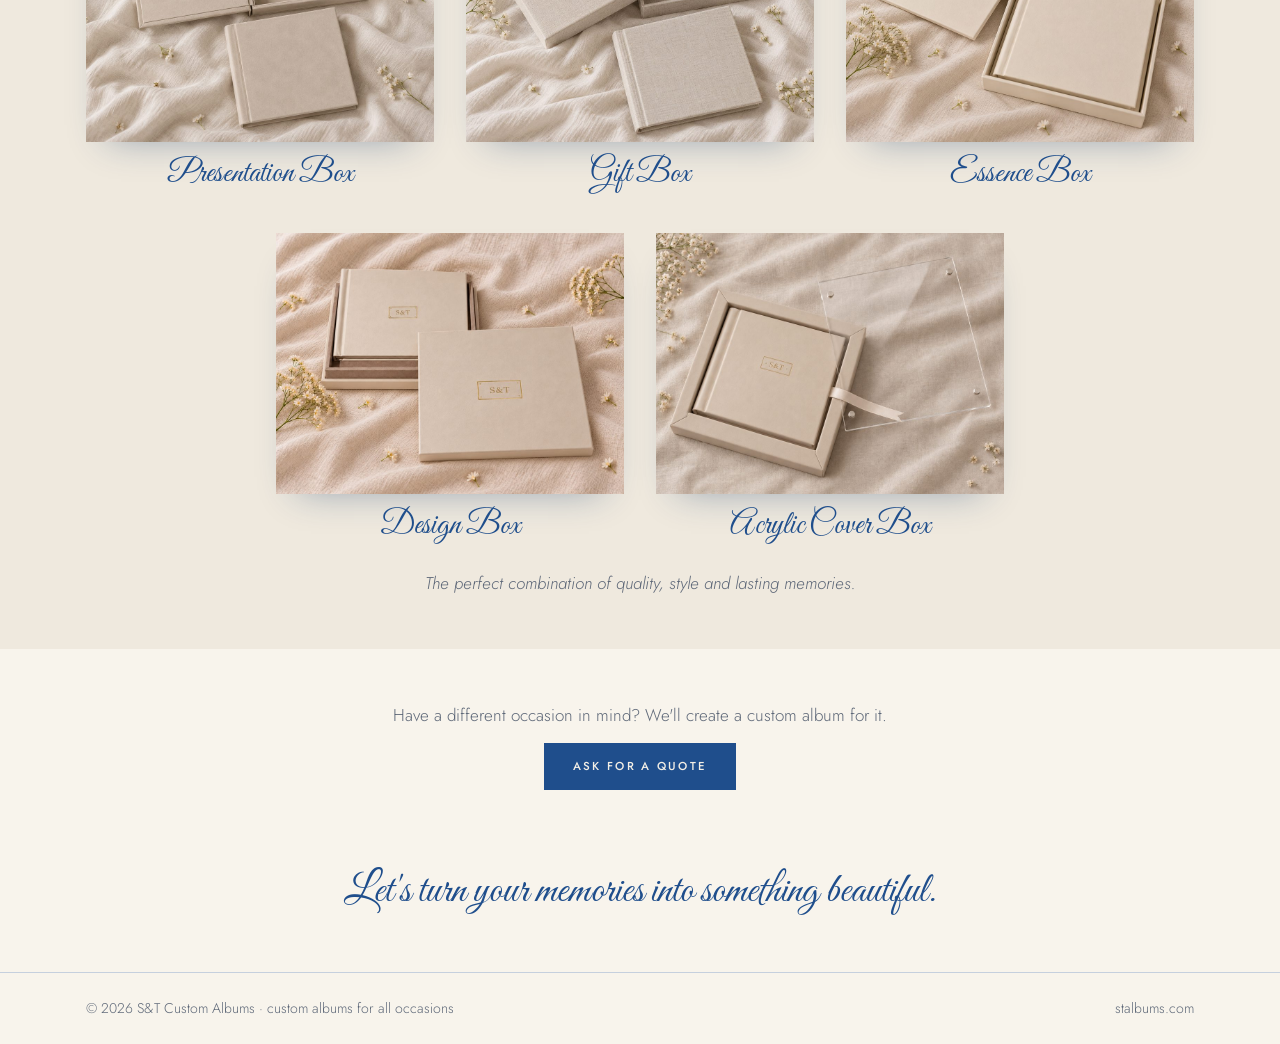
<file: packages.html>
<!doctype html>
<html lang="en">
<head>
<meta charset="utf-8">
<meta name="viewport" content="width=device-width, initial-scale=1, viewport-fit=cover">
<meta name="claude:viewport-fit-sides" content="cover">
<title>Albums &amp; Pricing · S&amp;T Custom Albums</title>
<meta name="description" content="S&amp;T Custom Albums: custom photo albums for weddings, chussen, bar mitzvahs, upsherins, engagements and more.">
<link rel="icon" href="favicon.ico" sizes="any">
<link rel="icon" type="image/png" sizes="32x32" href="images/favicon-32.png">
<link rel="apple-touch-icon" href="images/apple-touch-icon.png">
<meta name="theme-color" content="#1f4e8c">
<link rel="preconnect" href="https://fonts.googleapis.com">
<link rel="stylesheet" href="https://fonts.googleapis.com/css2?family=Great+Vibes&family=Jost:wght@300;400;500&display=swap">
<link rel="stylesheet" href="styles.css?v=202611261633">
</head>
<body>
<nav class="top">
  <div class="wrap">
    <a class="mark" href="index.html" aria-label="S&amp;T Custom Albums home"><img src="images/favicon-32.png" alt="" width="34" height="34"><span class="caps">S&amp;T Custom Albums</span></a>
    <div class="links"><a href="index.html">Home</a><a href="packages.html" aria-current="page">Albums &amp; Pricing</a><a href="gallery.html">Our Work</a><a href="process.html">The Process</a><a href="contact.html">Contact</a></div>
  </div>
</nav>
<main>
<div class="page-head wrap"><span class="caps">Our albums</span><h1 class="script">Choose Your Album</h1><p data-k="albumsIntro"></p></div>
<section>
  <div class="wrap"><div class="cards" data-cards></div></div>
</section>
<section class="band" id="materials">
  <div class="wrap">
    <div class="mat-head"><span class="caps">Premium Materials &amp; Customization</span><h2 data-k="boxesTitle"></h2><p data-k="boxesIntro"></p></div>
    <div class="boxes" data-boxes></div>
    <p class="mat-foot" data-k="boxesFooter"></p>
  </div>
</section>
<section>
  <div class="wrap" style="text-align:center;display:grid;gap:14px;justify-items:center"><p style="color:var(--muted);font-weight:300">Have a different occasion in mind? We'll create a custom album for it.</p><div class="cta-row center"><a class="btn" href="contact.html">Ask for a quote</a></div></div>
</section>
<div class="closing"><p class="script" data-k="closing"></p></div>
</main>
<footer>
  <div class="wrap"><span>© 2026 S&amp;T Custom Albums · custom albums for all occasions</span><span>stalbums.com</span></div>
</footer>
<script src="content.js?v=202611261633"></script>
<script src="site.js?v=202611261633"></script>
</body>
</html>
</file>
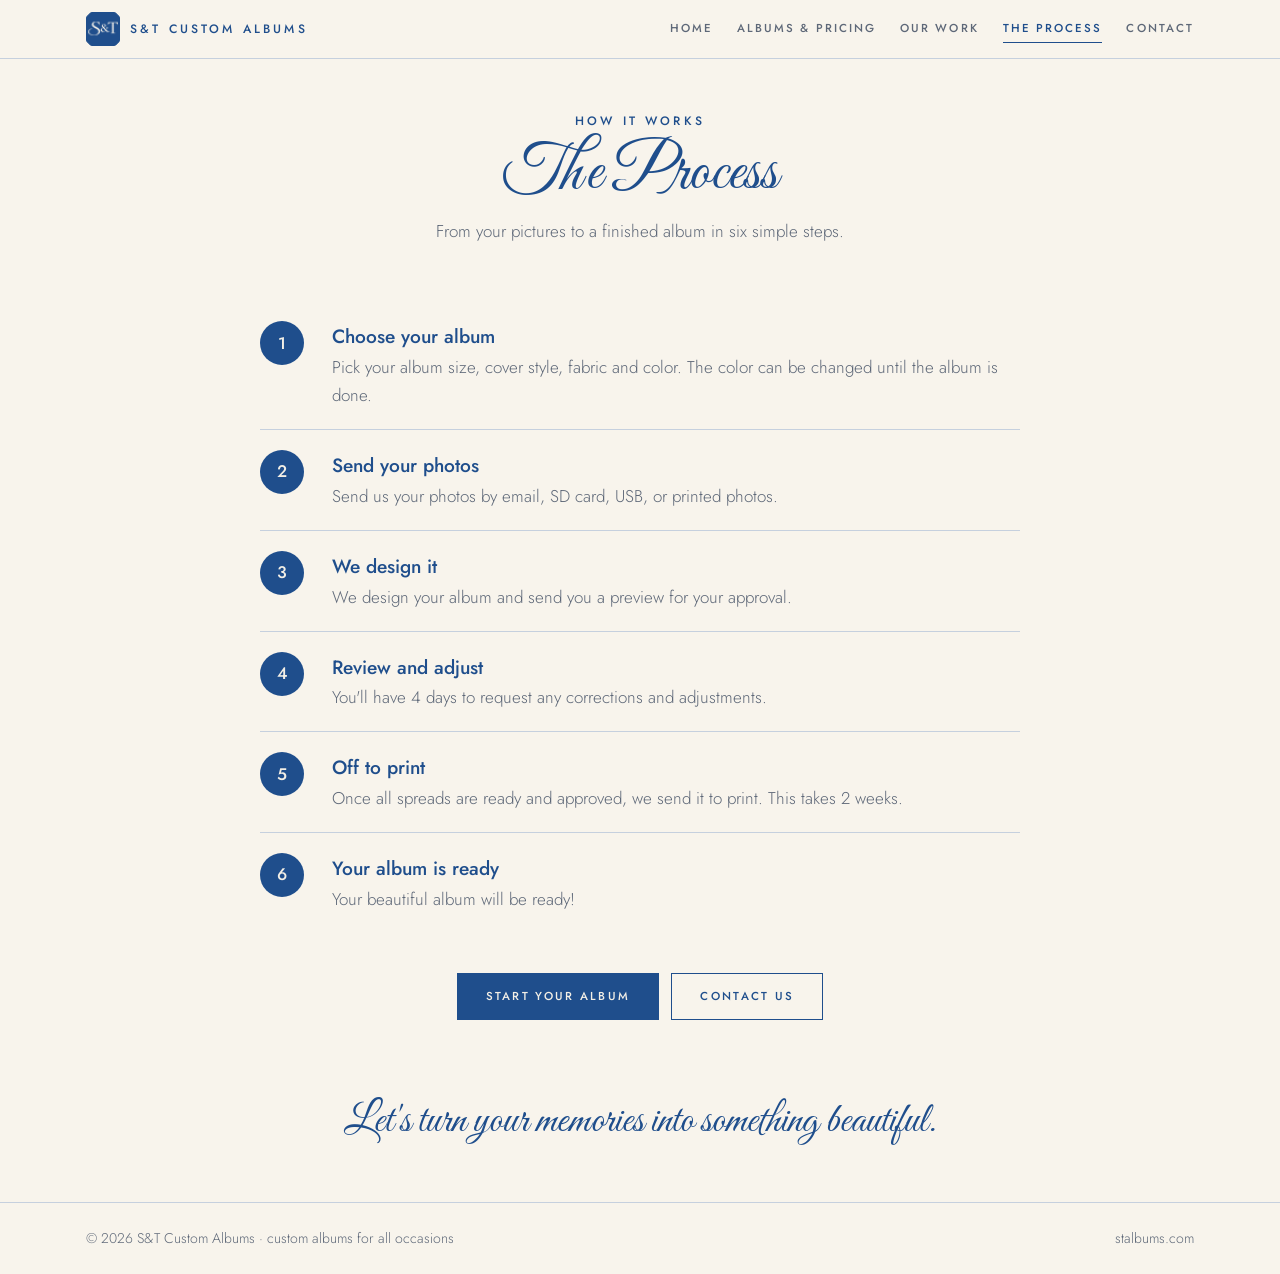
<file: process.html>
<!doctype html>
<html lang="en">
<head>
<meta charset="utf-8">
<meta name="viewport" content="width=device-width, initial-scale=1, viewport-fit=cover">
<meta name="claude:viewport-fit-sides" content="cover">
<title>The Process · S&amp;T Custom Albums</title>
<meta name="description" content="S&amp;T Custom Albums: custom photo albums for weddings, chussen, bar mitzvahs, upsherins, engagements and more.">
<link rel="icon" href="favicon.ico" sizes="any">
<link rel="icon" type="image/png" sizes="32x32" href="images/favicon-32.png">
<link rel="apple-touch-icon" href="images/apple-touch-icon.png">
<meta name="theme-color" content="#1f4e8c">
<link rel="preconnect" href="https://fonts.googleapis.com">
<link rel="stylesheet" href="https://fonts.googleapis.com/css2?family=Great+Vibes&family=Jost:wght@300;400;500&display=swap">
<link rel="stylesheet" href="styles.css?v=202611261633">
</head>
<body>
<nav class="top">
  <div class="wrap">
    <a class="mark" href="index.html" aria-label="S&amp;T Custom Albums home"><img src="images/favicon-32.png" alt="" width="34" height="34"><span class="caps">S&amp;T Custom Albums</span></a>
    <div class="links"><a href="index.html">Home</a><a href="packages.html">Albums &amp; Pricing</a><a href="gallery.html">Our Work</a><a href="process.html" aria-current="page">The Process</a><a href="contact.html">Contact</a></div>
  </div>
</nav>
<main>
<div class="page-head wrap"><span class="caps">How it works</span><h1 class="script">The Process</h1><p data-k="processIntro"></p></div>
<section>
  <div class="wrap">
    <ol class="steps" data-steps></ol>
    <div class="cta-row center" style="margin-top:40px"><a class="btn" href="packages.html">Start your album</a><a class="btn ghost" href="contact.html">Contact us</a></div>
  </div>
</section>
<div class="closing"><p class="script" data-k="closing"></p></div>
</main>
<footer>
  <div class="wrap"><span>© 2026 S&amp;T Custom Albums · custom albums for all occasions</span><span>stalbums.com</span></div>
</footer>
<script src="content.js?v=202611261633"></script>
<script src="site.js?v=202611261633"></script>
</body>
</html>
</file>
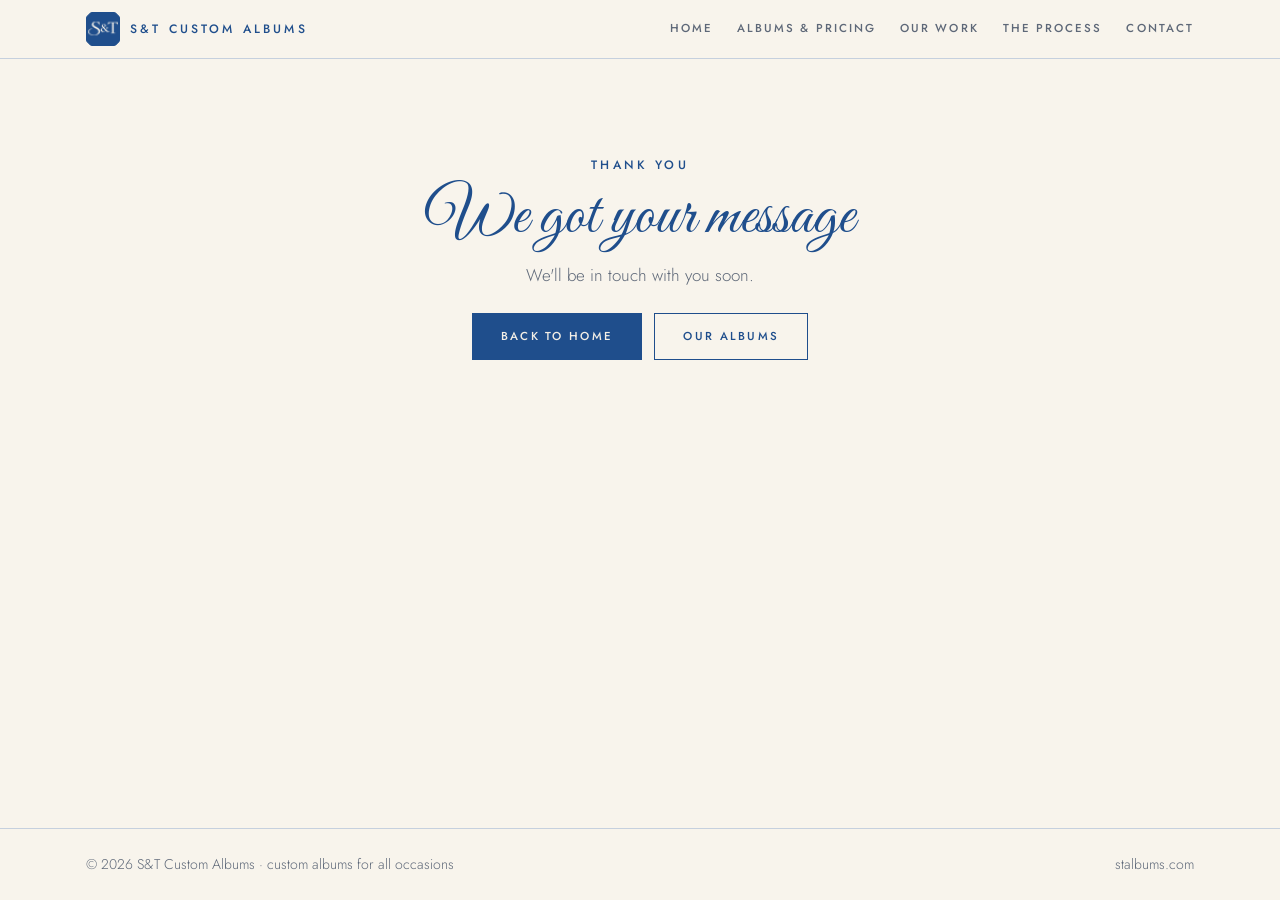
<file: thanks.html>
<!doctype html>
<html lang="en">
<head>
<meta charset="utf-8">
<meta name="viewport" content="width=device-width, initial-scale=1, viewport-fit=cover">
<meta name="claude:viewport-fit-sides" content="cover">
<title>Thank You · S&amp;T Custom Albums</title>
<meta name="description" content="S&amp;T Custom Albums: custom photo albums for weddings, chussen, bar mitzvahs, upsherins, engagements and more.">
<link rel="icon" href="favicon.ico" sizes="any">
<link rel="icon" type="image/png" sizes="32x32" href="images/favicon-32.png">
<link rel="apple-touch-icon" href="images/apple-touch-icon.png">
<meta name="theme-color" content="#1f4e8c">
<link rel="preconnect" href="https://fonts.googleapis.com">
<link rel="stylesheet" href="https://fonts.googleapis.com/css2?family=Great+Vibes&family=Jost:wght@300;400;500&display=swap">
<link rel="stylesheet" href="styles.css?v=202611261633">
</head>
<body>
<nav class="top">
  <div class="wrap">
    <a class="mark" href="index.html" aria-label="S&amp;T Custom Albums home"><img src="images/favicon-32.png" alt="" width="34" height="34"><span class="caps">S&amp;T Custom Albums</span></a>
    <div class="links"><a href="index.html">Home</a><a href="packages.html">Albums &amp; Pricing</a><a href="gallery.html">Our Work</a><a href="process.html">The Process</a><a href="contact.html">Contact</a></div>
  </div>
</nav>
<main>
<div class="page-head wrap" style="padding-block:96px 40px"><span class="caps">Thank you</span><h1 class="script">We got your message</h1><p>We'll be in touch with you soon.</p><div class="cta-row center" style="margin-top:16px"><a class="btn" href="index.html">Back to home</a><a class="btn ghost" href="packages.html">Our albums</a></div></div>

</main>
<footer>
  <div class="wrap"><span>© 2026 S&amp;T Custom Albums · custom albums for all occasions</span><span>stalbums.com</span></div>
</footer>
<script src="content.js?v=202611261633"></script>
<script src="site.js?v=202611261633"></script>
</body>
</html>
</file>
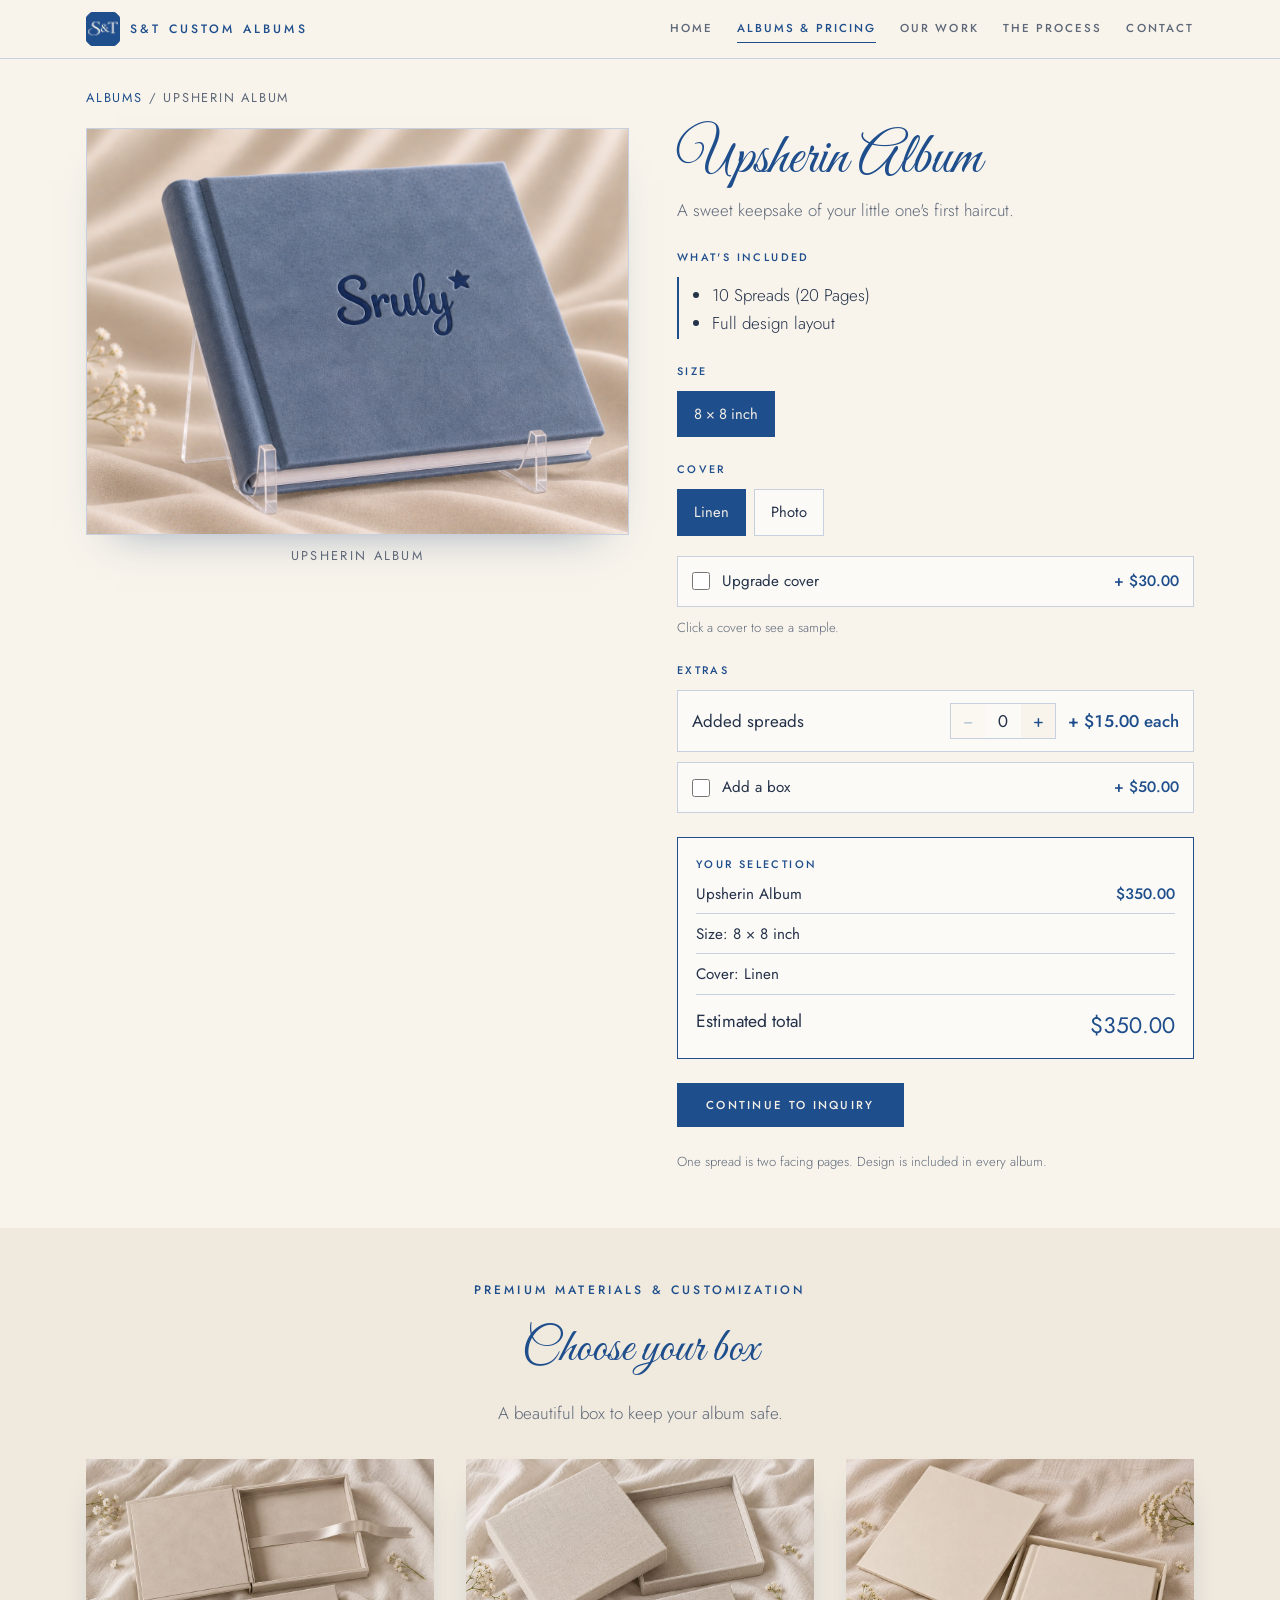
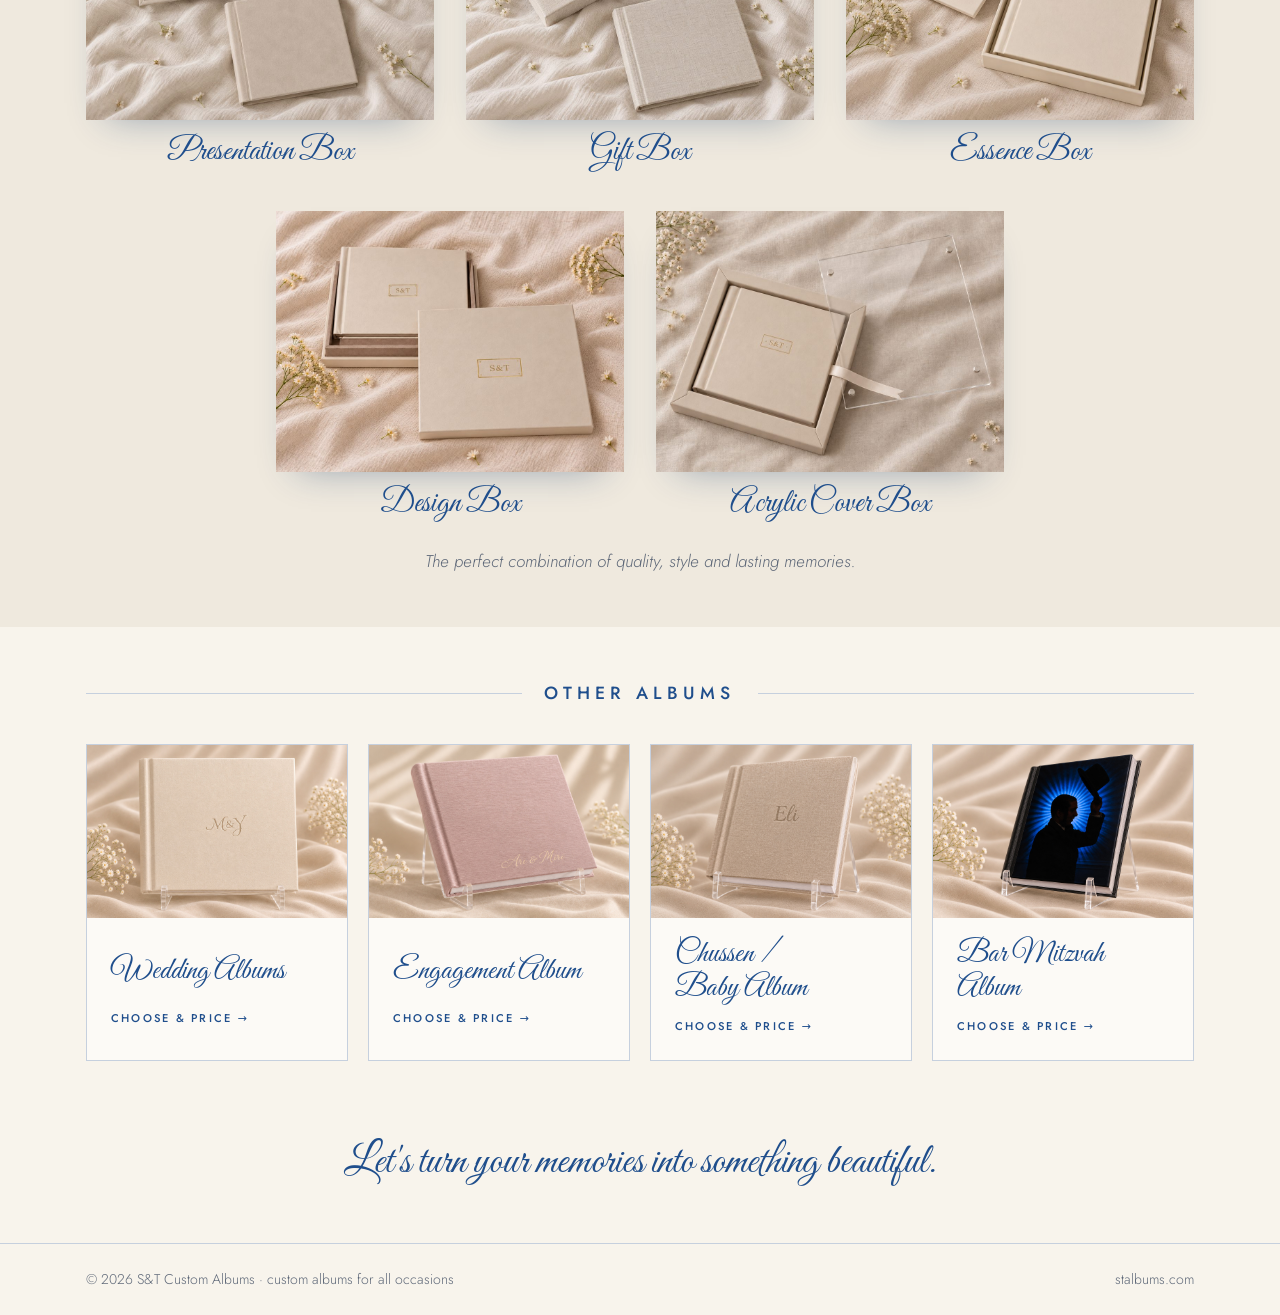
<file: upsherin.html>
<!doctype html>
<html lang="en">
<head>
<meta charset="utf-8">
<meta name="viewport" content="width=device-width, initial-scale=1, viewport-fit=cover">
<meta name="claude:viewport-fit-sides" content="cover">
<title>Upsherin Album · S&amp;T Custom Albums</title>
<meta name="description" content="S&amp;T Custom Albums: custom photo albums for weddings, chussen, bar mitzvahs, upsherins, engagements and more.">
<link rel="icon" href="favicon.ico" sizes="any">
<link rel="icon" type="image/png" sizes="32x32" href="images/favicon-32.png">
<link rel="apple-touch-icon" href="images/apple-touch-icon.png">
<meta name="theme-color" content="#1f4e8c">
<link rel="preconnect" href="https://fonts.googleapis.com">
<link rel="stylesheet" href="https://fonts.googleapis.com/css2?family=Great+Vibes&family=Jost:wght@300;400;500&display=swap">
<link rel="stylesheet" href="styles.css?v=202611261633">
</head>
<body>
<nav class="top">
  <div class="wrap">
    <a class="mark" href="index.html" aria-label="S&amp;T Custom Albums home"><img src="images/favicon-32.png" alt="" width="34" height="34"><span class="caps">S&amp;T Custom Albums</span></a>
    <div class="links"><a href="index.html">Home</a><a href="packages.html" aria-current="page">Albums &amp; Pricing</a><a href="gallery.html">Our Work</a><a href="process.html">The Process</a><a href="contact.html">Contact</a></div>
  </div>
</nav>
<main>
<div class="wrap"><p class="crumb"><a href="packages.html">Albums</a> / <span data-a="name">Upsherin Album</span></p></div>
<div class="wrap" data-builder="upsherin"></div>
<section class="band" id="materials">
  <div class="wrap">
    <div class="mat-head"><span class="caps">Premium Materials &amp; Customization</span><h2 data-k="boxesTitle"></h2><p data-k="boxesIntro"></p></div>
    <div class="boxes" data-boxes></div>
    <p class="mat-foot" data-k="boxesFooter"></p>
  </div>
</section>
<section>
  <div class="wrap"><div class="head"><h2>Other albums</h2></div><div class="others" data-cards data-exclude="upsherin"></div></div>
</section>
<div class="closing"><p class="script" data-k="closing"></p></div>
</main>
<footer>
  <div class="wrap"><span>© 2026 S&amp;T Custom Albums · custom albums for all occasions</span><span>stalbums.com</span></div>
</footer>
<script src="content.js?v=202611261633"></script>
<script src="site.js?v=202611261633"></script>
</body>
</html>
</file>
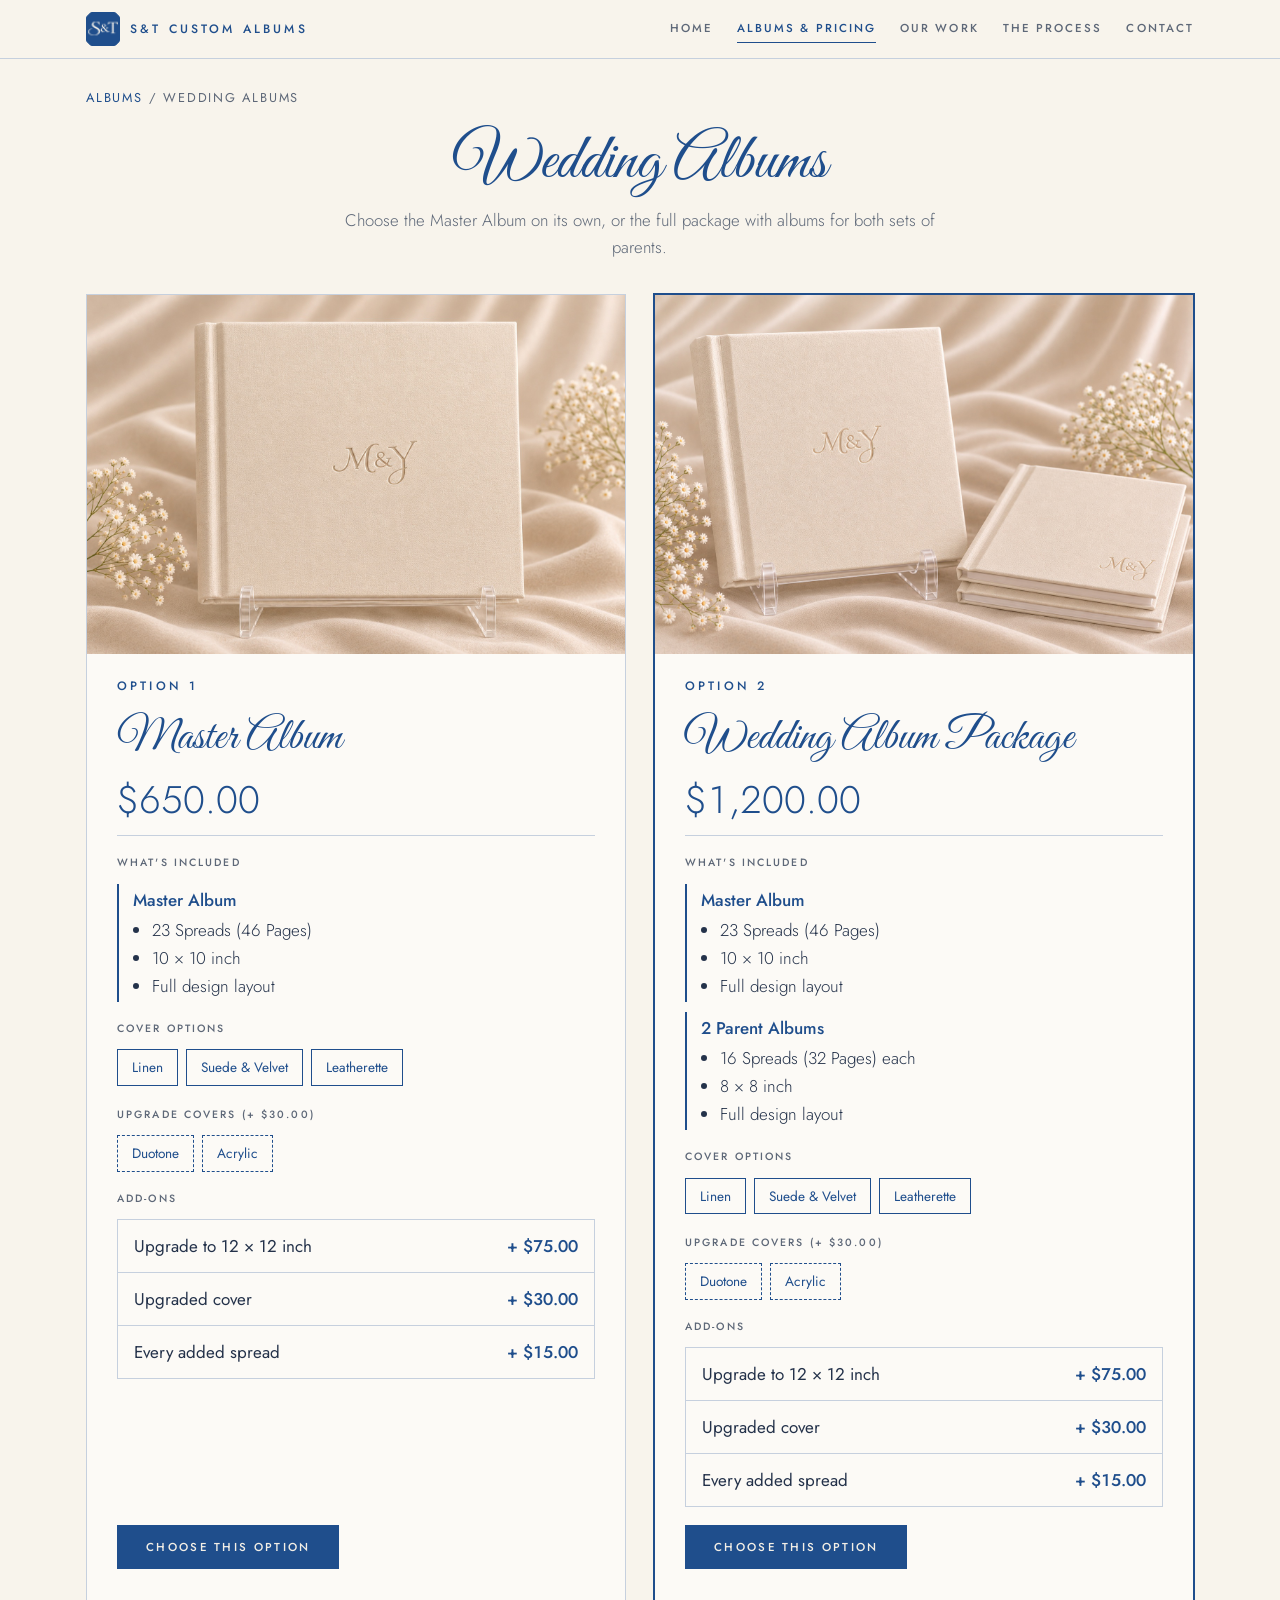
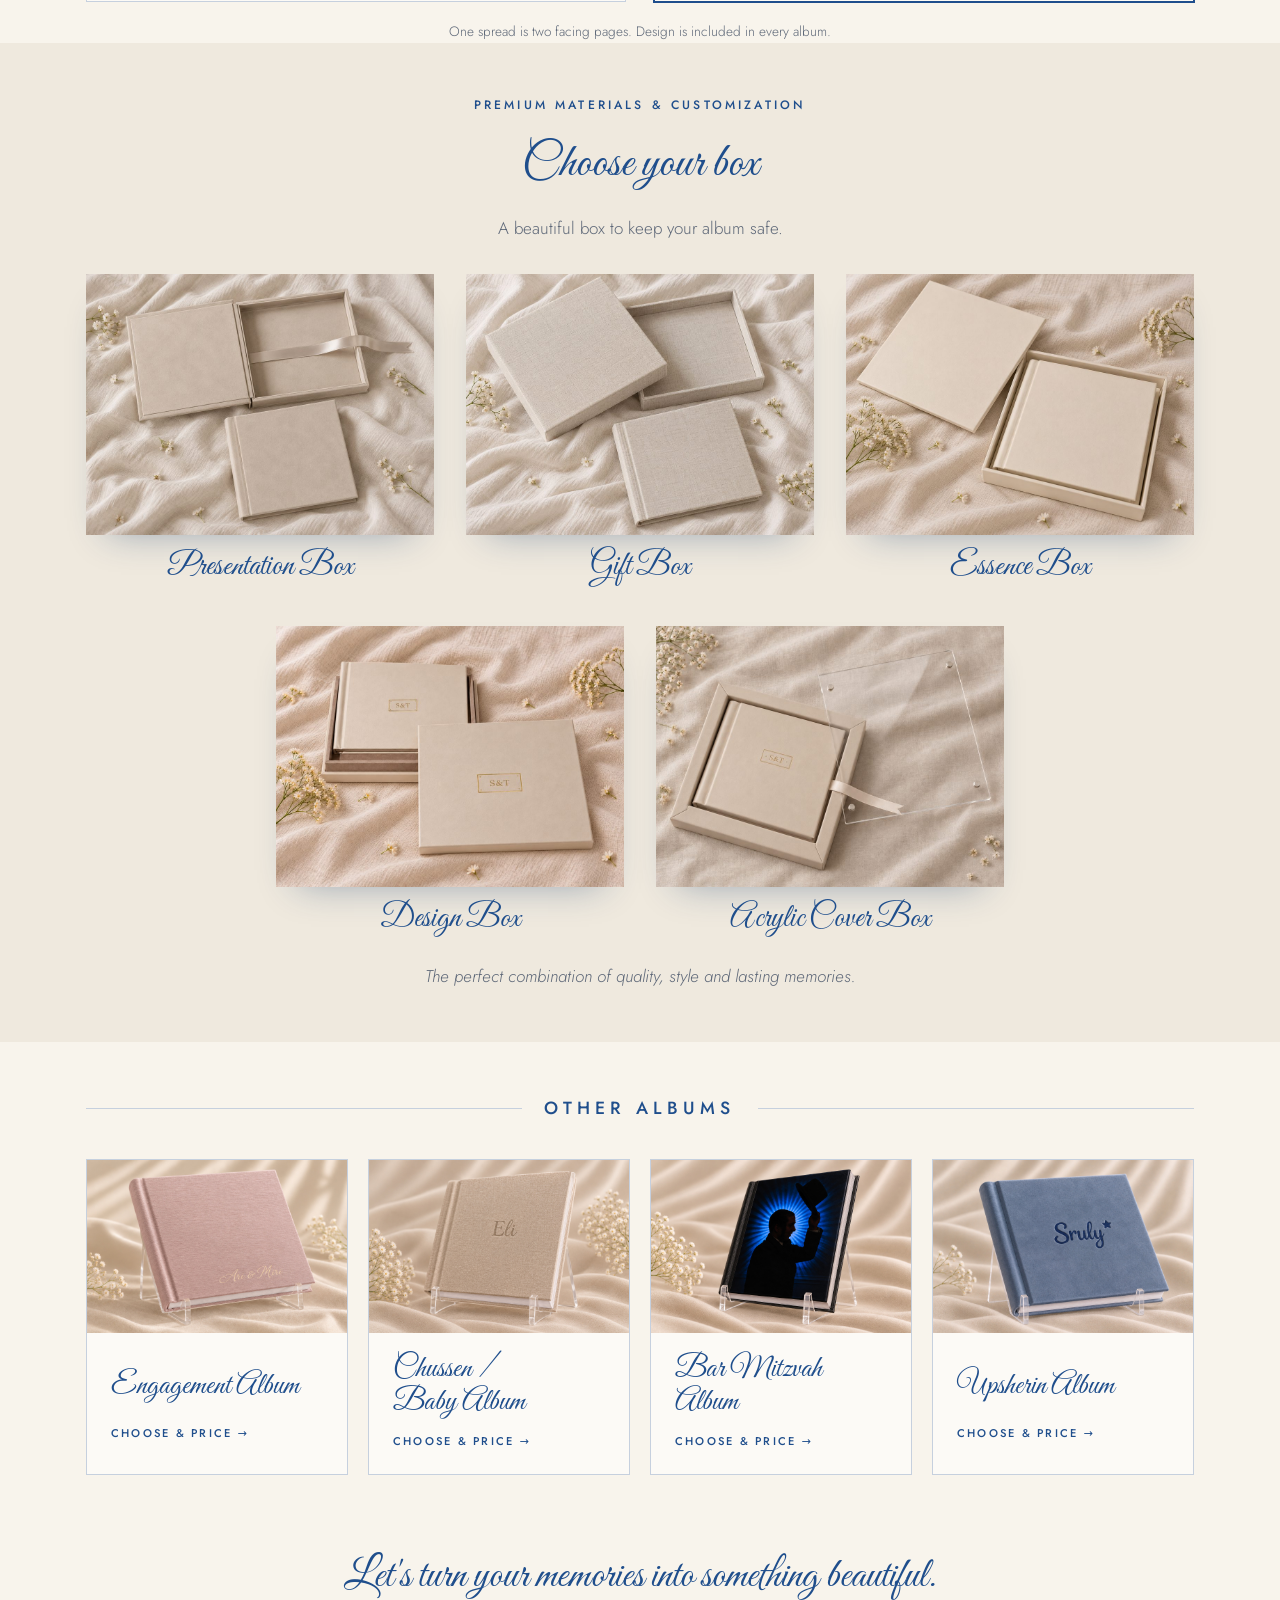
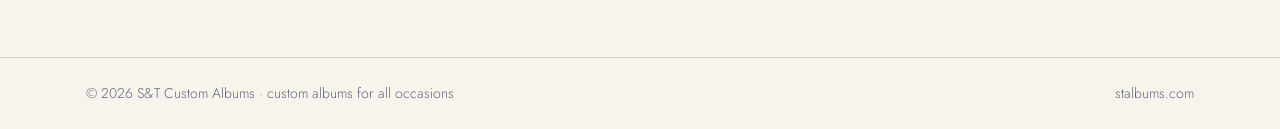
<file: wedding.html>
<!doctype html>
<html lang="en">
<head>
<meta charset="utf-8">
<meta name="viewport" content="width=device-width, initial-scale=1, viewport-fit=cover">
<meta name="claude:viewport-fit-sides" content="cover">
<title>Wedding Albums · S&amp;T Custom Albums</title>
<meta name="description" content="S&amp;T Custom Albums: custom photo albums for weddings, chussen, bar mitzvahs, upsherins, engagements and more.">
<link rel="icon" href="favicon.ico" sizes="any">
<link rel="icon" type="image/png" sizes="32x32" href="images/favicon-32.png">
<link rel="apple-touch-icon" href="images/apple-touch-icon.png">
<meta name="theme-color" content="#1f4e8c">
<link rel="preconnect" href="https://fonts.googleapis.com">
<link rel="stylesheet" href="https://fonts.googleapis.com/css2?family=Great+Vibes&family=Jost:wght@300;400;500&display=swap">
<link rel="stylesheet" href="styles.css?v=202611261633">
</head>
<body>
<nav class="top">
  <div class="wrap">
    <a class="mark" href="index.html" aria-label="S&amp;T Custom Albums home"><img src="images/favicon-32.png" alt="" width="34" height="34"><span class="caps">S&amp;T Custom Albums</span></a>
    <div class="links"><a href="index.html">Home</a><a href="packages.html" aria-current="page">Albums &amp; Pricing</a><a href="gallery.html">Our Work</a><a href="process.html">The Process</a><a href="contact.html">Contact</a></div>
  </div>
</nav>
<main>
<div class="wrap"><p class="crumb"><a href="packages.html">Albums</a> / <span data-a="name">Wedding Albums</span></p></div>
<div class="wrap" data-builder="wedding"></div>
<section class="band" id="materials">
  <div class="wrap">
    <div class="mat-head"><span class="caps">Premium Materials &amp; Customization</span><h2 data-k="boxesTitle"></h2><p data-k="boxesIntro"></p></div>
    <div class="boxes" data-boxes></div>
    <p class="mat-foot" data-k="boxesFooter"></p>
  </div>
</section>
<section>
  <div class="wrap"><div class="head"><h2>Other albums</h2></div><div class="others" data-cards data-exclude="wedding"></div></div>
</section>
<div class="closing"><p class="script" data-k="closing"></p></div>
</main>
<footer>
  <div class="wrap"><span>© 2026 S&amp;T Custom Albums · custom albums for all occasions</span><span>stalbums.com</span></div>
</footer>
<script src="content.js?v=202611261633"></script>
<script src="site.js?v=202611261633"></script>
</body>
</html>
</file>
<file: styles.css>
/* S&T Custom Albums. Ivory paper, navy type, script titles, clean sans for everything else. */
:root{
  --ivory:#f8f4ec; --ivory-2:#efe9de; --card:#fcfaf6; --navy:#1f4e8c; --navy-deep:#183d6e;
  --ink:#24324a; --muted:#5e6878; --rule:#c6d0de; --on-navy:#f3efe6;
  --script:"Great Vibes", "Allura", cursive;
  --sans:"Jost", "Futura", "Century Gothic", system-ui, -apple-system, "Segoe UI", sans-serif;
  color-scheme:light;
}
*{box-sizing:border-box}
[hidden]{display:none!important}
html,body{margin:0}
body{background:var(--ivory);color:var(--ink);font-family:var(--sans);font-weight:400;font-size:17px;line-height:1.65;min-height:100vh;display:flex;flex-direction:column}
main{flex:1}
img{max-width:100%}
.wrap{max-width:1140px;margin:0 auto;padding-left:max(16px,env(safe-area-inset-left,0px));padding-right:max(16px,env(safe-area-inset-right,0px))}
h1,h2,h3{margin:0;font-weight:400;text-wrap:balance}
p{margin:0}
.script{font-family:var(--script);color:var(--navy);line-height:1.1;font-weight:400}
.caps{font-family:var(--sans);text-transform:uppercase;letter-spacing:.26em;font-size:.76rem;font-weight:500;color:var(--navy)}
:focus-visible{outline:2px solid var(--navy);outline-offset:3px}

/* nav */
nav.top{position:sticky;top:env(safe-area-inset-top,0px);z-index:5;background:rgba(248,244,236,.96);backdrop-filter:blur(8px);border-bottom:1px solid var(--rule)}
body::before{content:"";position:fixed;inset:0 0 auto;height:env(safe-area-inset-top,0px);z-index:10;background:var(--ivory)}
nav.top .wrap{display:flex;align-items:center;justify-content:space-between;gap:10px 20px;padding-block:12px;flex-wrap:wrap}
.mark{display:flex;align-items:center;gap:10px;text-decoration:none}
.mark img{height:34px;width:34px;display:block;border-radius:6px}
.links{display:flex;gap:4px 24px;flex-wrap:wrap}
.links a{text-decoration:none;color:var(--muted);text-transform:uppercase;letter-spacing:.18em;font-size:.72rem;font-weight:500;padding-block:4px;border-bottom:1px solid transparent}
.links a:hover,.links a:focus-visible{color:var(--navy)}
.links a[aria-current="page"]{color:var(--navy);border-bottom-color:var(--navy)}
@media (max-width:640px){nav.top .wrap{justify-content:center}.links{justify-content:center;gap:4px 16px}.links a{font-size:.66rem;letter-spacing:.12em}}

.btn{display:inline-block;background:var(--navy);color:var(--on-navy);padding:13px 28px;text-decoration:none;text-transform:uppercase;letter-spacing:.2em;font-size:.72rem;font-weight:500;border:1px solid var(--navy);cursor:pointer;font-family:var(--sans)}
.btn:hover{background:var(--navy-deep)}
.btn.ghost{background:transparent;color:var(--navy)}
.btn.ghost:hover{background:rgba(31,78,140,.06)}
.cta-row{display:flex;flex-wrap:wrap;gap:12px}
.center{justify-content:center}

.page-head{padding-block:52px 4px;text-align:center;display:grid;gap:8px;justify-items:center}
.page-head .script{font-size:clamp(2.8rem,7vw,4rem)}
.page-head p{color:var(--muted);max-width:34em;font-weight:300}
.head{display:flex;align-items:center;gap:22px;margin-bottom:36px}
.head::before,.head::after{content:"";flex:1;height:1px;background:var(--rule)}
.head h2{text-transform:uppercase;letter-spacing:.3em;font-size:clamp(.9rem,2.2vw,1.1rem);color:var(--navy);font-weight:500;text-align:center}
section{padding-block:52px}
.band{background:var(--ivory-2)}
.crumb{font-size:.8rem;letter-spacing:.14em;text-transform:uppercase;color:var(--muted);padding-top:28px}
.crumb a{color:var(--navy);text-decoration:none}

/* home */
.hero{padding-block:36px 40px}
.frame{border:1px solid var(--navy);outline:1px solid var(--rule);outline-offset:6px;display:grid;grid-template-columns:1fr 1.05fr;align-items:stretch;background:var(--card);overflow:hidden}
@media (max-width:880px){.frame{grid-template-columns:1fr}}
.hero-copy{padding:52px 40px;display:grid;gap:22px;justify-items:center;align-content:center;text-align:center;min-width:0}
.logo{width:100%;max-width:440px;height:auto}
.divider{display:flex;align-items:center;gap:14px;width:min(320px,100%);color:var(--navy)}
.divider::before,.divider::after{content:"";flex:1;height:1px;background:var(--navy);opacity:.6}
.tagline{line-height:2;max-width:26em}
.occasions{text-transform:uppercase;letter-spacing:.2em;font-size:.7rem;color:var(--muted);display:flex;flex-wrap:wrap;justify-content:center;gap:6px 14px}
.occasions span+span::before{content:"/";margin-right:14px;color:var(--rule)}
.more{font-size:2rem}
.hero-img{min-height:340px;position:relative}
.hero-img img{position:absolute;inset:0;width:100%;height:100%;object-fit:cover}
.doors{display:grid;grid-template-columns:repeat(3,1fr);gap:24px}
@media (max-width:820px){.doors{grid-template-columns:1fr}}
.door{display:grid;gap:10px;align-content:start;text-decoration:none;color:inherit;background:var(--card);border:1px solid var(--rule);padding-bottom:22px}
.door:hover{border-color:var(--navy)}
.door .ph{aspect-ratio:2.4/1;max-width:100%;overflow:hidden}
.door .ph img{width:100%;height:100%;object-fit:cover;display:block}
.door h3{font-family:var(--script);font-size:2.2rem;color:var(--navy);padding-inline:22px}
.door p{color:var(--muted);padding-inline:22px;font-weight:300}
.go{padding-inline:22px;text-transform:uppercase;letter-spacing:.2em;font-size:.7rem;font-weight:500;color:var(--navy)}

/* packages list (no prices) */
.cards{display:flex;flex-wrap:wrap;justify-content:center;gap:28px}
.cards > .card{flex:0 1 calc((100% - 56px)/3);min-width:0}
@media (max-width:900px){.cards > .card{flex-basis:calc((100% - 28px)/2)}}
@media (max-width:560px){.cards > .card{flex-basis:100%}}
.card{display:grid;text-decoration:none;color:inherit;background:var(--card);border:1px solid var(--rule);transition:border-color .2s, transform .2s}
.card:hover{border-color:var(--navy);transform:translateY(-2px)}
.card .ph{aspect-ratio:2.2/1;max-width:100%;overflow:hidden}
.card .ph img{width:100%;height:100%;object-fit:cover;display:block;transition:transform .5s}
.card:hover .ph img{transform:scale(1.03)}
.card .body{padding:20px 24px 24px;display:grid;gap:6px}
.card h3{font-family:var(--script);font-size:2.4rem;color:var(--navy);line-height:1.1}
.card p{color:var(--muted);font-weight:300}
.card .go{padding:0;margin-top:6px}
@media (prefers-reduced-motion:reduce){.card,.card .ph img{transition:none}.card:hover{transform:none}}

/* album detail page */
.detail{display:grid;grid-template-columns:1.1fr 1fr;gap:48px;align-items:start;padding-block:28px 52px}
@media (max-width:880px){.detail{grid-template-columns:1fr;gap:28px}}
.detail .ph{aspect-ratio:4/3;max-width:100%;overflow:hidden;border:1px solid var(--rule);background:var(--card);padding:8px}
.detail .ph img{width:100%;height:100%;object-fit:cover;display:block}
.info-col{display:grid;gap:22px;min-width:0}
.info-col h1{font-size:clamp(2.8rem,6vw,3.8rem)}
.lead{color:var(--muted);font-weight:300;font-size:1.05rem}
.price-box{display:flex;align-items:baseline;gap:12px;padding-block:16px;border-block:1px solid var(--rule)}
.price-box .amount{font-size:2.6rem;font-weight:300;color:var(--navy);line-height:1;font-variant-numeric:tabular-nums;letter-spacing:.02em}
.price-box span{color:var(--muted);font-size:.85rem;text-transform:uppercase;letter-spacing:.18em}
.specs{display:grid;grid-template-columns:repeat(3,1fr);gap:12px}
@media (max-width:460px){.specs{grid-template-columns:1fr}}
.spec{background:var(--card);border:1px solid var(--rule);padding:14px 16px;display:grid;gap:4px}
.spec .k{font-size:.66rem;text-transform:uppercase;letter-spacing:.2em;color:var(--muted);font-weight:500}
.spec .v{font-size:1.05rem;color:var(--navy);font-weight:500;line-height:1.3}
.spec .s{font-size:.85rem;color:var(--muted);font-weight:300}
.block{display:grid;gap:10px}
.block .caps{display:block}
.cover-tags{display:flex;flex-wrap:wrap;gap:8px}
.tag{font-size:.85rem;padding:6px 14px;border:1px solid var(--navy);color:var(--navy);background:var(--card)}
.addons{border:1px solid var(--rule);background:var(--card)}
.addons .row{display:flex;justify-content:space-between;gap:12px;padding:12px 16px;border-bottom:1px solid var(--rule)}
.addons .row:last-child{border-bottom:0}
.addons .row b{font-weight:500;color:var(--navy);font-variant-numeric:tabular-nums;white-space:nowrap}
.addons .row b::before{content:"+ "}
.note{font-size:.85rem;color:var(--muted);font-weight:300}
.others{display:flex;flex-wrap:wrap;justify-content:center;gap:20px}
.others > .card{flex:0 1 calc((100% - 60px)/4);min-width:0}
@media (max-width:900px){.others > .card{flex-basis:calc((100% - 20px)/2)}}
@media (max-width:480px){.others > .card{flex-basis:100%}}
.others .card h3{font-size:1.9rem}

/* wedding options */
.opt-head{text-align:center;display:grid;gap:8px;justify-items:center;padding-top:20px}
.opt-head h1{font-size:clamp(2.8rem,7vw,4rem)}
.opt-head .lead{max-width:36em}
.opt-banner{margin-top:28px;aspect-ratio:3.2/1;max-width:100%;overflow:hidden}
.opt-banner img{width:100%;height:100%;object-fit:cover;display:block}
.opts{display:grid;grid-template-columns:1fr 1fr;gap:28px;margin-top:32px;align-items:stretch}
@media (max-width:820px){.opts{grid-template-columns:1fr}}
.opt{background:var(--card);border:1px solid var(--rule);padding:30px 30px 32px;display:flex;flex-direction:column;gap:18px;min-width:0}
.opt + .opt{border-color:var(--navy);box-shadow:0 0 0 1px var(--navy)}
.opt h2{font-size:clamp(2.2rem,4.5vw,2.8rem)}
.opt-price{font-size:2.4rem;font-weight:300;color:var(--navy);line-height:1;font-variant-numeric:tabular-nums;padding-bottom:16px;border-bottom:1px solid var(--rule)}
.opt .k{display:block;font-size:.66rem;text-transform:uppercase;letter-spacing:.2em;color:var(--muted);font-weight:500;margin-bottom:2px}
.parts{display:grid;gap:10px}
.part{border-left:2px solid var(--navy);padding:2px 0 2px 14px}
.part b{font-weight:500;color:var(--navy)}
.part ul{margin:4px 0 0;padding-left:1.1em;color:var(--ink);font-weight:300}
.opt .btn{align-self:flex-start;margin-top:auto}

/* boxes / materials */
.mat-head{display:grid;gap:10px;text-align:center;justify-items:center;margin-bottom:32px}
.mat-head h2{font-family:var(--script);font-size:clamp(2.3rem,5vw,3rem);color:var(--navy)}
.mat-head p{color:var(--muted);max-width:36em;font-weight:300}
.boxes{display:flex;flex-wrap:wrap;justify-content:center;gap:40px 32px}
.box{flex:0 1 calc((100% - 64px)/3);min-width:0;display:grid;gap:14px;align-content:start;text-align:center}
@media (max-width:900px){.box{flex-basis:calc((100% - 32px)/2)}}
@media (max-width:520px){.boxes{gap:32px}.box{flex-basis:100%}}
.box .ph{aspect-ratio:4/3;max-width:100%;overflow:hidden;border-radius:0;box-shadow:0 18px 36px -22px rgba(24,61,110,.45);transition:transform .35s ease, box-shadow .35s ease}
.box .ph img{width:100%;height:100%;object-fit:contain;display:block;background:var(--ivory)}
.box:hover .ph{transform:translateY(-4px);box-shadow:0 26px 44px -24px rgba(24,61,110,.55)}
@media (prefers-reduced-motion:reduce){.box .ph{transition:none}.box:hover .ph{transform:none}}
.box .t{display:grid;gap:2px;justify-items:center;padding-inline:8px}
.box .t span{font-size:.68rem;text-transform:uppercase;letter-spacing:.22em;color:var(--muted)}
.box .t b{font-family:var(--script);font-weight:400;color:var(--navy);font-size:2rem;line-height:1.15}
.box .t p{font-size:.92rem;color:var(--muted);font-weight:300;max-width:26em}
.mat-foot{text-align:center;margin-top:24px;color:var(--muted);font-style:italic;font-weight:300}

/* album flipbook */
.book{max-width:1000px;margin:0 auto;display:grid;gap:18px}
.book-stage{position:relative;aspect-ratio:2/1;max-width:100%;background:#e6dfd2;padding:2.2%;box-shadow:0 30px 60px -34px rgba(24,61,110,.55);perspective:2000px}
.book-stage::after{content:"";position:absolute;top:2.2%;bottom:2.2%;left:50%;width:6%;transform:translateX(-50%);background:linear-gradient(90deg,transparent,rgba(0,0,0,.16) 48%,rgba(255,255,255,.12) 52%,transparent);pointer-events:none}
.spread{position:absolute;inset:2.2%;opacity:0;transition:opacity .5s ease, transform .6s ease;transform:rotateY(-6deg) scale(.985);transform-origin:left center}
.spread.on{opacity:1;transform:none}
.spread img{width:100%;height:100%;object-fit:cover;display:block;background:#fff}
@media (prefers-reduced-motion:reduce){.spread{transition:none}}
.book-nav{display:flex;align-items:center;justify-content:center;gap:16px;flex-wrap:wrap}
.pg-btn{width:46px;height:46px;border:1px solid var(--navy);background:var(--card);color:var(--navy);font-size:1.3rem;cursor:pointer;font-family:var(--sans)}
.pg-btn:hover{background:var(--navy);color:var(--on-navy)}
.pg-btn:disabled{opacity:.35;cursor:default;background:var(--card);color:var(--navy)}
.pg-count{min-width:110px;text-align:center;text-transform:uppercase;letter-spacing:.2em;font-size:.72rem;color:var(--muted)}
.thumbs{display:flex;gap:10px;overflow-x:auto;padding-bottom:6px;justify-content:center}
.thumbs button{flex:none;width:96px;aspect-ratio:2/1;padding:0;border:2px solid transparent;background:none;cursor:pointer;opacity:.6}
.thumbs button.on{border-color:var(--navy);opacity:1}
.thumbs img{width:100%;height:100%;object-fit:cover;display:block}
.book-hint{text-align:center;color:var(--muted);font-size:.85rem;font-weight:300}

/* process */
.steps{list-style:none;margin:0 auto;padding:0;max-width:760px;counter-reset:s}
.steps li{display:grid;grid-template-columns:52px 1fr;gap:20px;align-items:start;padding-block:20px;border-bottom:1px solid var(--rule);counter-increment:s}
.steps li:last-child{border-bottom:0}
.steps li::before{content:counter(s);width:44px;height:44px;border-radius:50%;background:var(--navy);color:var(--on-navy);display:grid;place-items:center;font-weight:500;font-size:1.05rem}
.steps h3{font-size:1.2rem;font-weight:500;color:var(--navy)}
.steps p{color:var(--muted);font-weight:300}

/* contact */
.contact-grid{display:grid;grid-template-columns:1fr 1fr;gap:48px;align-items:start}
@media (max-width:820px){.contact-grid{grid-template-columns:1fr}}
.info{display:grid;gap:18px;min-width:0}
.info .row{display:grid;gap:2px}
.info .row span{text-transform:uppercase;letter-spacing:.2em;font-size:.68rem;font-weight:500;color:var(--muted)}
.info .row b{font-weight:400;font-size:1.1rem;word-break:break-word}
form{background:var(--card);border:1px solid var(--rule);padding:26px;display:grid;gap:14px}
label{display:grid;gap:6px;text-transform:uppercase;letter-spacing:.16em;font-size:.68rem;font-weight:500;color:var(--navy)}
input,select,textarea{font:inherit;font-size:1rem;text-transform:none;letter-spacing:0;font-weight:400;padding:10px 12px;border:1px solid var(--rule);background:var(--ivory);color:var(--ink);width:100%;border-radius:0}
textarea{min-height:110px;resize:vertical}
.hp{display:none}
.sent{color:var(--navy);font-weight:500}

.closing{padding-block:28px 56px;text-align:center}
.closing .script{font-size:clamp(1.9rem,4.5vw,2.6rem)}
footer{border-top:1px solid var(--rule);padding-block:24px;color:var(--muted);font-size:.88rem;font-weight:300}
footer .wrap{display:flex;flex-wrap:wrap;justify-content:space-between;gap:12px;align-items:center}


/* ---------- album builder ---------- */
.builder{display:grid;grid-template-columns:1.05fr 1fr;gap:48px;align-items:start;padding-block:20px 56px}
@media (max-width:900px){.builder{grid-template-columns:1fr;gap:24px}}
.preview{position:sticky;top:calc(env(safe-area-inset-top,0px) + 84px);display:grid;gap:10px}
@media (max-width:900px){.preview{position:static}}
.pv-frame{aspect-ratio:4/3;max-width:100%;background:var(--card);border:1px solid var(--rule);overflow:hidden;display:grid;place-items:center;box-shadow:0 22px 44px -30px rgba(24,61,110,.5)}
.pv-frame img{width:100%;height:100%;object-fit:cover;display:block;animation:pvIn .35s ease}
.pv-frame.diagram{background:var(--ivory)}
.pv-frame svg{width:92%;height:auto;animation:pvIn .35s ease}
.sz-on{fill:rgba(31,78,140,.14);stroke:var(--navy);stroke-width:2}
.sz-off{fill:none;stroke:var(--rule);stroke-width:1.5;stroke-dasharray:6 5}
.sz-t,.sz-t-on{font-family:var(--sans);font-size:15px;fill:var(--muted)}
.sz-t-on{fill:var(--navy);font-weight:500}
@keyframes pvIn{from{opacity:0}to{opacity:1}}
@media (prefers-reduced-motion:reduce){.pv-frame img,.pv-frame svg{animation:none}}
.pv-cap{text-align:center;font-size:.8rem;text-transform:uppercase;letter-spacing:.18em;color:var(--muted)}
.config{display:grid;gap:24px;min-width:0}
.cfg-head{display:grid;gap:6px}
.cfg-head h1{font-size:clamp(2.6rem,6vw,3.6rem)}
.cfg{display:grid;gap:10px}
.cfg > .k,.summary > .k{font-size:.68rem;text-transform:uppercase;letter-spacing:.22em;color:var(--navy);font-weight:500}
.choices{display:flex;flex-wrap:wrap;gap:8px}
.pick{font:inherit;font-size:.92rem;display:grid;gap:1px;text-align:left;padding:10px 16px;border:1px solid var(--rule);background:var(--card);color:var(--ink);cursor:pointer;min-width:0}
.pick small{font-size:.75rem;color:var(--muted)}
.pick:hover{border-color:var(--navy)}
.pick[aria-pressed="true"]{background:var(--navy);border-color:var(--navy);color:var(--on-navy)}
.pick[aria-pressed="true"] small{color:rgba(243,239,230,.8)}
.parts{display:grid;gap:10px}
.part{border-left:2px solid var(--navy);padding:2px 0 2px 14px}
.part b{font-weight:500;color:var(--navy)}
.part ul{margin:2px 0 0;padding-left:1.1em;font-weight:300}
.hint{font-size:.82rem;color:var(--muted);font-weight:300}
.toggle,.stepper{display:flex;align-items:center;gap:12px;padding:12px 14px;border:1px solid var(--rule);background:var(--card);flex-wrap:wrap}
.toggle{cursor:pointer}
.toggle input{width:18px;height:18px;accent-color:var(--navy);margin:0;flex:none}
.toggle span,.stepper > span{flex:1;min-width:8em}
.toggle b,.stepper > b{font-weight:500;color:var(--navy);font-variant-numeric:tabular-nums;white-space:nowrap}
.ctl{display:flex;align-items:center;border:1px solid var(--rule)}
.ctl button{width:34px;height:34px;border:0;background:var(--ivory);color:var(--navy);font-size:1.1rem;cursor:pointer;font-family:var(--sans)}
.ctl button:disabled{opacity:.35;cursor:default}
.ctl output{min-width:36px;text-align:center;font-variant-numeric:tabular-nums}
.box-picks{display:grid;grid-template-columns:repeat(auto-fill,minmax(110px,1fr));gap:10px}
.box-pick{font:inherit;padding:0;border:2px solid transparent;background:var(--card);cursor:pointer;display:grid;text-align:center}
.box-pick img{width:100%;aspect-ratio:4/3;object-fit:cover;display:block}
.box-pick span{font-size:.8rem;padding:6px 4px;color:var(--ink)}
.box-pick[aria-pressed="true"]{border-color:var(--navy)}
.summary{border:1px solid var(--navy);background:var(--card);padding:18px 18px 8px;display:grid;gap:2px}
.summary .row,.order-lines .row{display:flex;justify-content:space-between;gap:12px;padding:6px 0;border-bottom:1px solid var(--rule);font-size:.95rem}
.summary .row b,.order-lines .row b{font-weight:500;color:var(--navy);white-space:nowrap;font-variant-numeric:tabular-nums}
.summary .row.total,.order-lines .row.total{border-bottom:0;font-size:1.1rem;padding-top:10px}
.summary .row.total b,.order-lines .row.total b{font-size:1.4rem;font-weight:400}
.config > .btn{justify-self:start}

/* contact order card */
.order{border:1px solid var(--navy);background:var(--card);padding:20px;display:grid;gap:8px}
.order .k{font-size:.68rem;text-transform:uppercase;letter-spacing:.22em;color:var(--navy);font-weight:500}
.order-edit{font-size:.78rem;text-transform:uppercase;letter-spacing:.16em;color:var(--navy)}
.order-actions{display:flex;flex-wrap:wrap;gap:8px 20px;align-items:center;margin-top:4px}
.toggle,.toggle span,.toggle b{text-transform:none;letter-spacing:0}
.toggle span{font-size:.95rem;font-weight:400;color:var(--ink)}
.toggle b{font-size:.95rem}

/* restored fixes */
.order-clear{font:inherit;font-size:.74rem;text-transform:uppercase;letter-spacing:.16em;font-weight:500;color:var(--navy);background:var(--card);border:1px solid var(--navy);padding:8px 14px;cursor:pointer}
.order-clear:hover{background:var(--navy);color:var(--on-navy)}
.opt-photo{margin:-30px -30px 4px;aspect-ratio:3/2;overflow:hidden}
.opt-photo img{width:100%;height:100%;object-fit:cover;display:block}
.card .ph,.door .ph{aspect-ratio:3/2}
.cfg-head h2{font-size:clamp(2.2rem,5vw,3rem)}
.box-picks{display:grid;grid-template-columns:repeat(auto-fill,minmax(88px,1fr));gap:8px}
.toggle{text-transform:none;letter-spacing:0;font-size:.95rem;font-weight:400;color:var(--ink)}
.info .order-lines .row{display:flex;gap:12px}
.info .order-lines .row span{font-size:.95rem;text-transform:none;letter-spacing:0;font-weight:400;color:var(--ink)}
.info .order-lines .row b{font-size:1rem}
.info .order-lines .row.total b{font-size:1.4rem}
#f-selection{min-height:150px;background:var(--card)}
.swatches{display:flex;flex-wrap:wrap;gap:10px}
.swatch{font:inherit;width:84px;padding:0;border:2px solid transparent;background:var(--card);cursor:pointer;display:grid;text-align:center}
.swatch img{width:100%;aspect-ratio:1/1;object-fit:cover;display:block}
.swatch.noimg::before{content:"";display:block;aspect-ratio:1/1;background:var(--ivory-2)}
.swatch span{font-size:.75rem;padding:5px 2px;color:var(--ink)}
.swatch[aria-pressed="true"]{border-color:var(--navy)}
.cover-base{display:flex;justify-content:space-between;gap:12px;padding:10px 14px;border:1px solid var(--navy);background:var(--card)}
.cover-base b{font-weight:500;color:var(--navy);font-size:.85rem;text-transform:uppercase;letter-spacing:.14em}
.back-link{font:inherit;justify-self:start;background:none;border:0;padding:0;color:var(--navy);cursor:pointer;font-size:.78rem;text-transform:uppercase;letter-spacing:.16em}
.back-link:hover{text-decoration:underline}
.pv-missing{color:var(--muted);font-size:.85rem;text-transform:uppercase;letter-spacing:.18em}
.opt-builder{padding-top:8px}
.up-k{margin-top:10px}
.tag.up{border-style:dashed}
.book-empty{position:absolute;inset:0;display:grid;place-items:center;color:var(--muted)}
</file>
